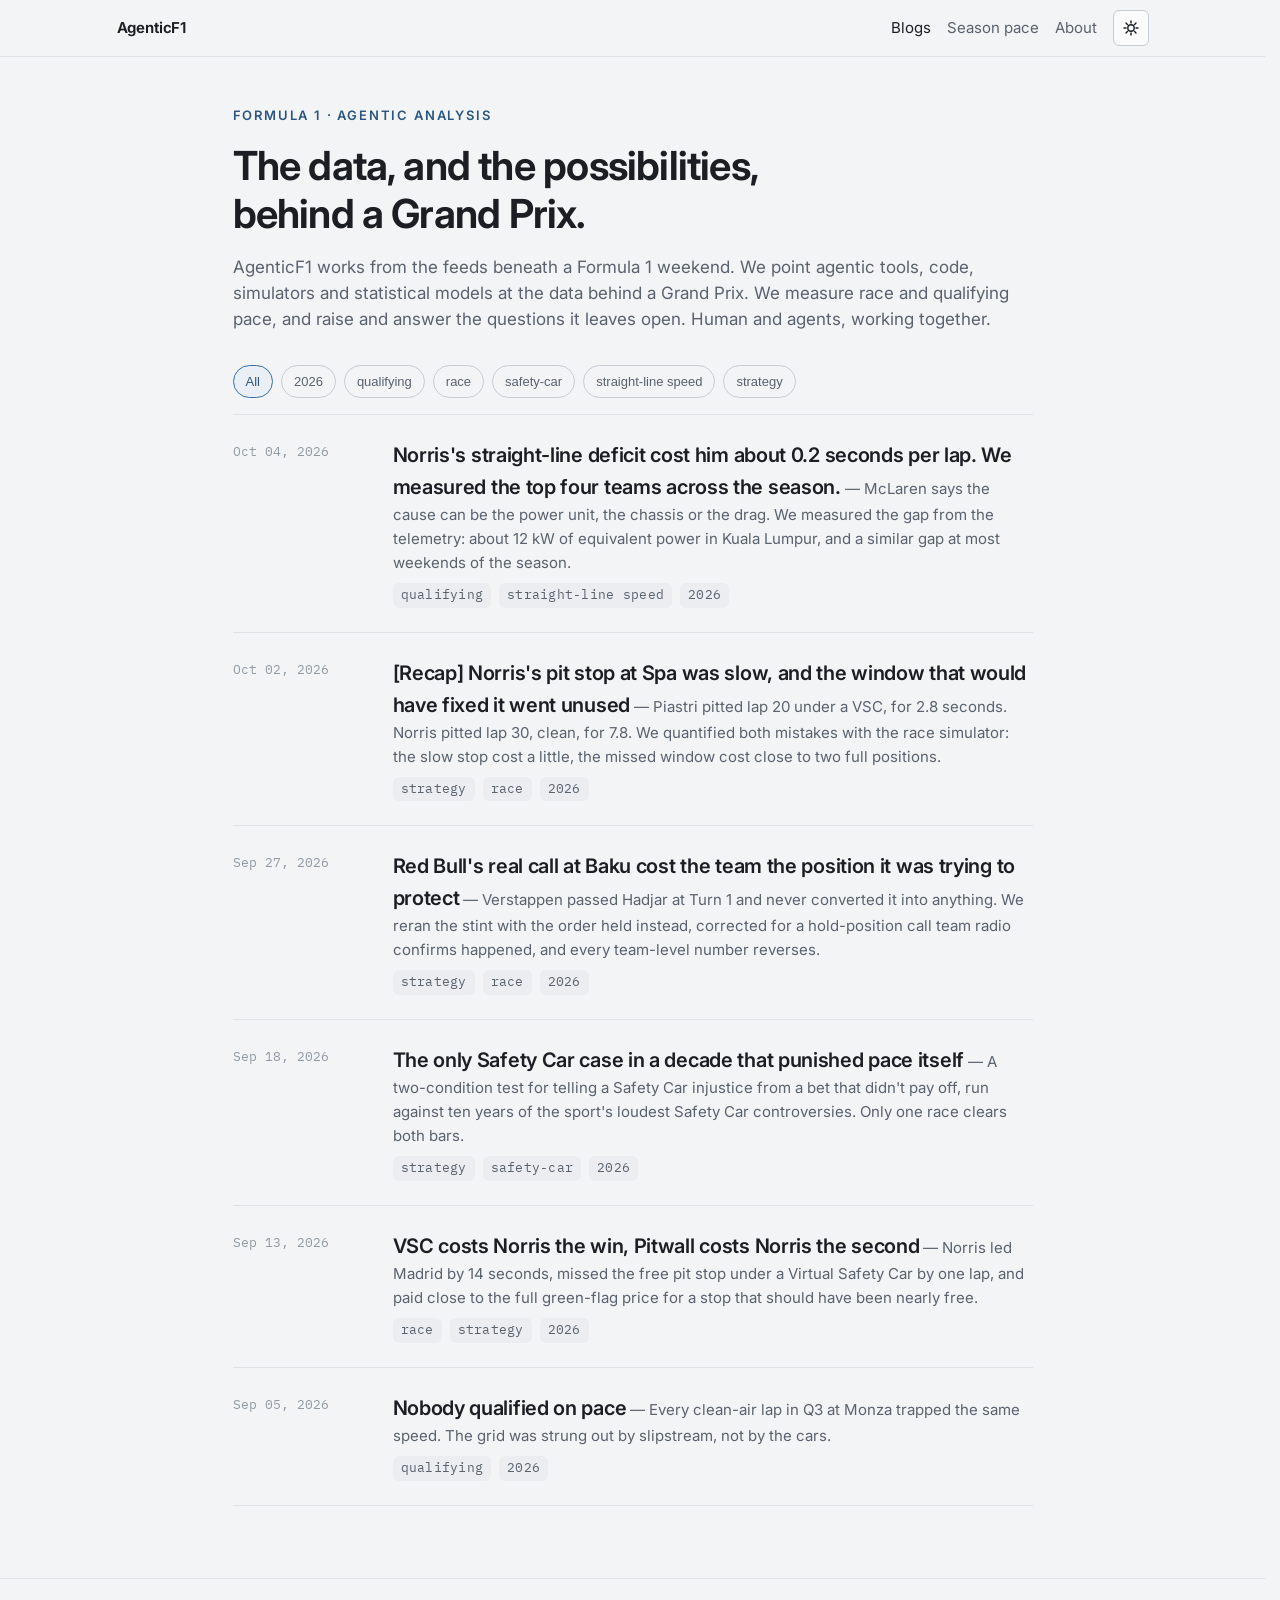
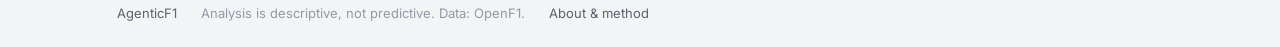
<file: index.html>
<!doctype html>
<html lang="en">
<head>
<script src="assets/js/analytics.js"></script>
<meta charset="utf-8">
<meta name="viewport" content="width=device-width, initial-scale=1">
<title>AgenticF1</title>
<meta name="description" content="AgenticF1 points agentic tools, code, simulators and statistical models at the data behind a Formula 1 Grand Prix. We measure race and qualifying pace and answer the questions it leaves open.">

<!-- pre-paint theme: keep this inline so there is no flash on load -->
<script>
  try {
    var m = localStorage.getItem("theme");
    if (m === "light" || m === "dark") document.documentElement.setAttribute("data-theme", m);
  } catch (e) {}
</script>

<link rel="preconnect" href="https://fonts.googleapis.com">
<link rel="preconnect" href="https://fonts.gstatic.com" crossorigin>
<link rel="stylesheet" href="https://fonts.googleapis.com/css2?family=Inter:wght@400;500;600;650;700&family=IBM+Plex+Mono:wght@400;500&display=swap">

<link rel="stylesheet" href="assets/css/tokens.css">
<link rel="stylesheet" href="assets/css/base.css">
<link rel="stylesheet" href="assets/css/layout.css">
<link rel="stylesheet" href="assets/css/components.css">

<script src="assets/js/theme.js" defer></script>
<script src="assets/js/nav.js" defer></script>
<script src="assets/js/posts.js" defer></script>
</head>
<body>
<div class="page">

  <header class="site-header">
    <div class="container site-header__inner">
      <a class="site-title" href="index.html">AgenticF1</a>
      <button class="nav-toggle" data-nav-toggle aria-expanded="false" aria-controls="site-nav">Menu</button>
      <nav class="site-nav" id="site-nav" aria-label="Primary">
        <a href="index.html">Blogs</a>
        <a href="season-pace.html">Season pace</a>
        <a href="about.html">About</a>
        <button class="btn theme-toggle" data-theme-toggle type="button" aria-label="Change theme">
          <svg viewBox="0 0 16 16" aria-hidden="true" fill="none" stroke="currentColor" stroke-width="1.4">
            <circle cx="8" cy="8" r="3.2"/>
            <path d="M8 1v2M8 13v2M1 8h2M13 8h2M3 3l1.4 1.4M11.6 11.6L13 13M13 3l-1.4 1.4M4.4 11.6L3 13" stroke-linecap="round"/>
          </svg>
        </button>
      </nav>
    </div>
  </header>

  <main class="site-main">
    <div class="container container--narrow flow-loose">

      <section class="measure flow">
        <p class="t-eyebrow">Formula 1 · Agentic Analysis</p>
        <h1 class="t-h1">The data, and the possibilities, behind a Grand Prix.</h1>
        <p class="t-deck">
          AgenticF1 works from the feeds beneath a Formula 1 weekend. We point agentic tools,
          code, simulators and statistical models at the data behind a Grand Prix. We measure
          race and qualifying pace, and raise and answer the questions it leaves open. Human
          and agents, working together.
        </p>
      </section>

      <section class="flow">
        <div data-post-filter></div>
        <div data-posts data-posts-src="posts/posts.json" data-posts-limit="0">
          <p class="t-note">Loading posts…</p>
        </div>
      </section>

    </div>
  </main>

  <footer class="site-footer">
    <div class="container site-footer__inner">
      <span>AgenticF1</span>
      <span class="t-faint">Analysis is descriptive, not predictive. Data: OpenF1.</span>
      <a href="about.html">About &amp; method</a>
    </div>
  </footer>

</div>
</body>
</html>
</file>
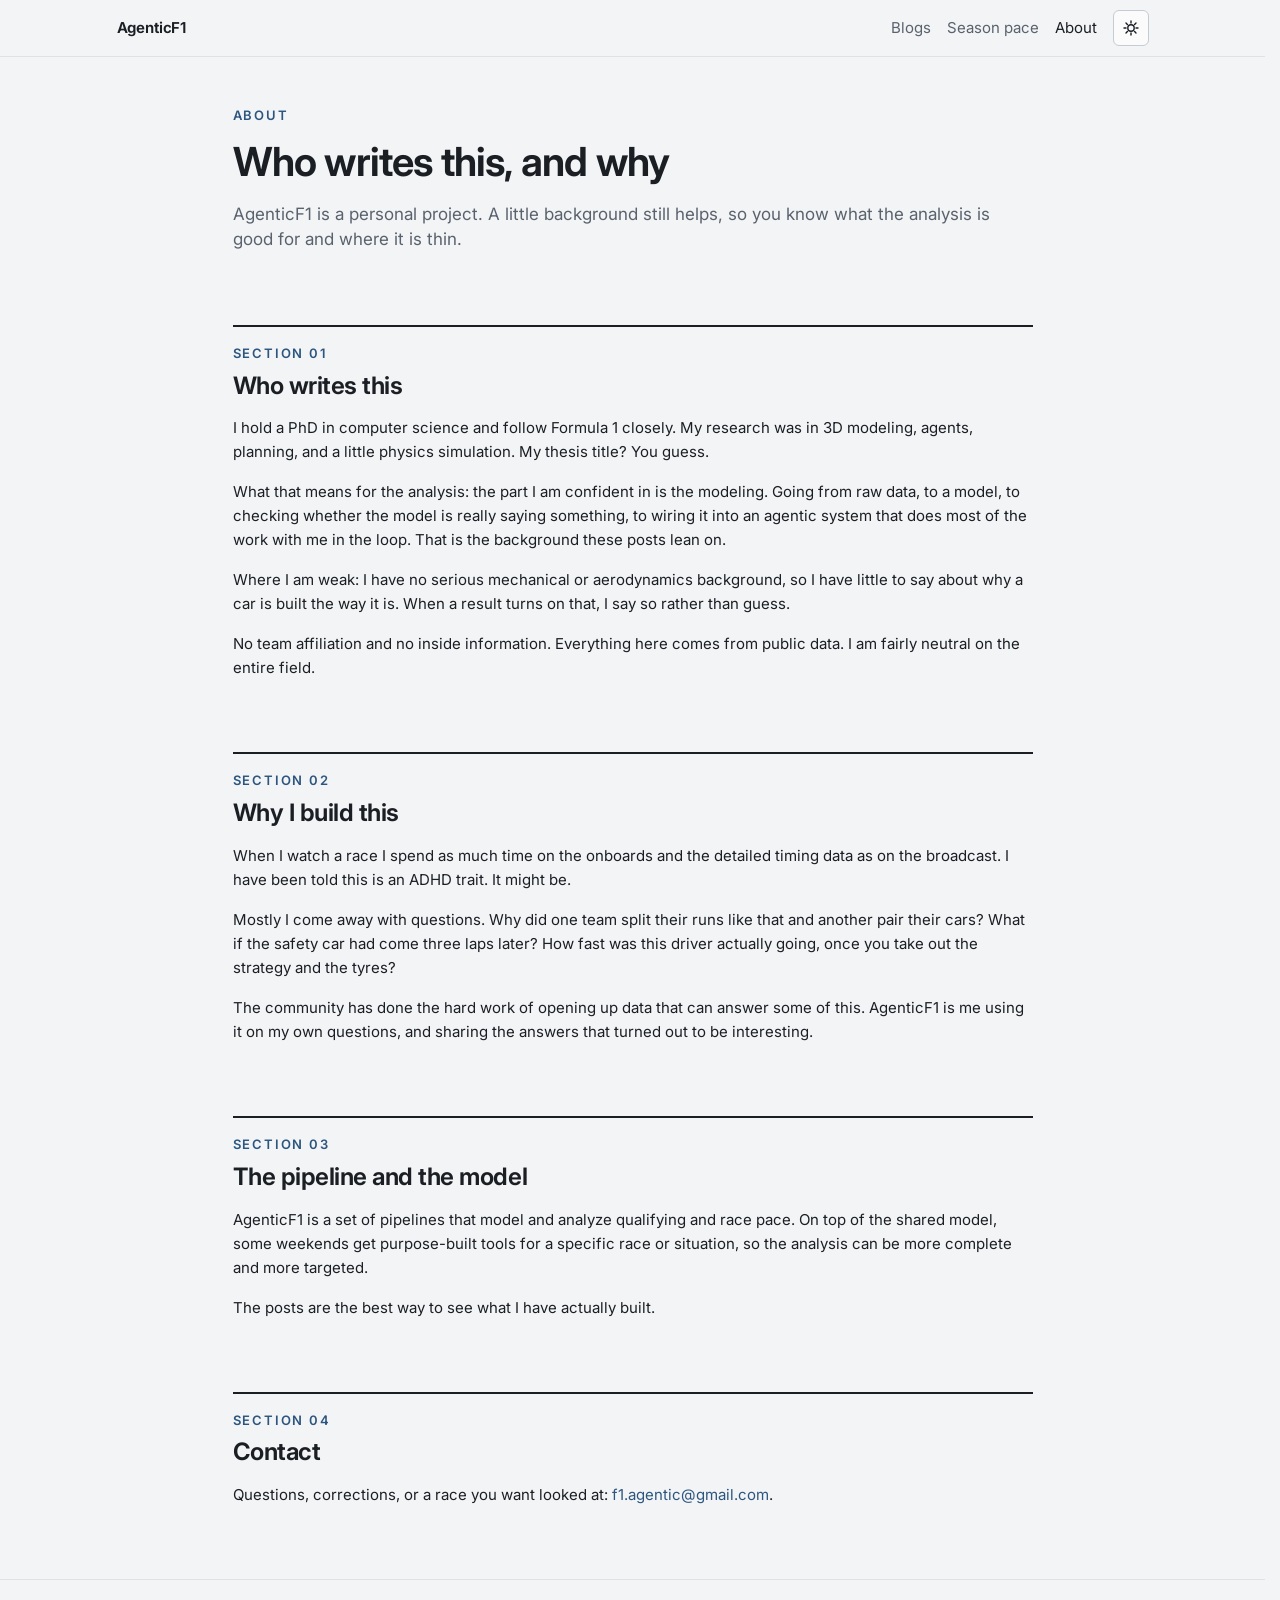
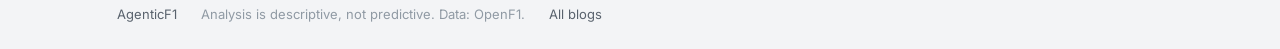
<file: about.html>
<!doctype html>
<html lang="en">
<head>
<script src="assets/js/analytics.js"></script>
<meta charset="utf-8">
<meta name="viewport" content="width=device-width, initial-scale=1">
<title>About — AgenticF1</title>
<meta name="description" content="Who writes AgenticF1, why it exists, and roughly how the analysis pipeline is put together.">

<script>
  try {
    var m = localStorage.getItem("theme");
    if (m === "light" || m === "dark") document.documentElement.setAttribute("data-theme", m);
  } catch (e) {}
</script>

<link rel="preconnect" href="https://fonts.googleapis.com">
<link rel="preconnect" href="https://fonts.gstatic.com" crossorigin>
<link rel="stylesheet" href="https://fonts.googleapis.com/css2?family=Inter:wght@400;500;600;650;700&family=IBM+Plex+Mono:wght@400;500&display=swap">

<link rel="stylesheet" href="assets/css/tokens.css">
<link rel="stylesheet" href="assets/css/base.css">
<link rel="stylesheet" href="assets/css/layout.css">
<link rel="stylesheet" href="assets/css/components.css">
<link rel="stylesheet" href="assets/css/blog.css">

<script src="assets/js/theme.js" defer></script>
<script src="assets/js/nav.js" defer></script>
</head>
<body>
<div class="page">

  <header class="site-header">
    <div class="container site-header__inner">
      <a class="site-title" href="index.html">AgenticF1</a>
      <button class="nav-toggle" data-nav-toggle aria-expanded="false" aria-controls="site-nav">Menu</button>
      <nav class="site-nav" id="site-nav" aria-label="Primary">
        <a href="index.html">Blogs</a>
        <a href="season-pace.html">Season pace</a>
        <a href="about.html">About</a>
        <button class="btn theme-toggle" data-theme-toggle type="button" aria-label="Change theme">
          <svg viewBox="0 0 16 16" aria-hidden="true" fill="none" stroke="currentColor" stroke-width="1.4">
            <circle cx="8" cy="8" r="3.2"/>
            <path d="M8 1v2M8 13v2M1 8h2M13 8h2M3 3l1.4 1.4M11.6 11.6L13 13M13 3l-1.4 1.4M4.4 11.6L3 13" stroke-linecap="round"/>
          </svg>
        </button>
      </nav>
    </div>
  </header>

  <main class="site-main">
    <div class="container container--narrow">
      <article class="article flow">

        <header class="article__header">
          <p class="t-eyebrow">About</p>
          <h1 class="t-h1 article__title">Who writes this, and why</h1>
          <p class="article__dek">
            AgenticF1 is a personal project. A little background still helps, so you know
            what the analysis is good for and where it is thin.
          </p>
        </header>

        <section>
          <div class="section-head" id="who">
            <p class="t-eyebrow">Section 01</p>
            <h2 class="t-h2">Who writes this</h2>
          </div>
          <p>
            I hold a PhD in computer science and follow Formula 1 closely. My research was in
            3D modeling, agents, planning, and a little physics simulation. My thesis title?
            You guess.
          </p>
          <p>
            What that means for the analysis: the part I am confident in is the modeling. Going
            from raw data, to a model, to checking whether the model is really saying
            something, to wiring it into an agentic system that does most of the work with me
            in the loop. That is the background these posts lean on.
          </p>
          <p>
            Where I am weak: I have no serious mechanical or aerodynamics background, so I have
            little to say about why a car is built the way it is. When a result turns on that,
            I say so rather than guess.
          </p>
          <p>
            No team affiliation and no inside information. Everything here comes from public
            data. I am fairly neutral on the entire field.
          </p>
        </section>

        <section>
          <div class="section-head" id="why">
            <p class="t-eyebrow">Section 02</p>
            <h2 class="t-h2">Why I build this</h2>
          </div>
          <p>
            When I watch a race I spend as much time on the onboards and the detailed timing
            data as on the broadcast. I have been told this is an ADHD trait. It might be.
          </p>
          <p>
            Mostly I come away with questions. Why did one team split their runs like that and
            another pair their cars? What if the safety car had come three laps later? How
            fast was this driver actually going, once you take out the strategy and the
            tyres?
          </p>
          <p>
            The community has done the hard work of opening up data that can answer some of
            this. AgenticF1 is me using it on my own questions, and sharing the answers that
            turned out to be interesting.
          </p>
        </section>

        <section>
          <div class="section-head" id="pipeline">
            <p class="t-eyebrow">Section 03</p>
            <h2 class="t-h2">The pipeline and the model</h2>
          </div>
          <p>
            AgenticF1 is a set of pipelines that model and analyze qualifying and race pace.
            On top of the shared model, some weekends get purpose-built tools for a specific
            race or situation, so the analysis can be more complete and more targeted.
          </p>
          <p>
            The posts are the best way to see what I have actually built.
          </p>
        </section>

        <section>
          <div class="section-head" id="contact">
            <p class="t-eyebrow">Section 04</p>
            <h2 class="t-h2">Contact</h2>
          </div>
          <p>
            Questions, corrections, or a race you want looked at:
            <a class="email-link" data-user="f1.agentic" data-domain="gmail.com" href="#"
               rel="nofollow">f1.agentic&#32;[at]&#32;gmail&#32;[dot]&#32;com</a>.
          </p>
        </section>

      </article>
    </div>
  </main>

  <footer class="site-footer">
    <div class="container site-footer__inner">
      <span>AgenticF1</span>
      <span class="t-faint">Analysis is descriptive, not predictive. Data: OpenF1.</span>
      <a href="index.html">All blogs</a>
    </div>
  </footer>

</div>

<script>
  // assemble the mailto link on load so the raw address is not in the HTML source
  document.querySelectorAll("a.email-link").forEach(function (a) {
    var addr = a.dataset.user + "@" + a.dataset.domain;
    a.href = "mailto:" + addr;
    a.textContent = addr;
  });
</script>
</body>
</html>
</file>
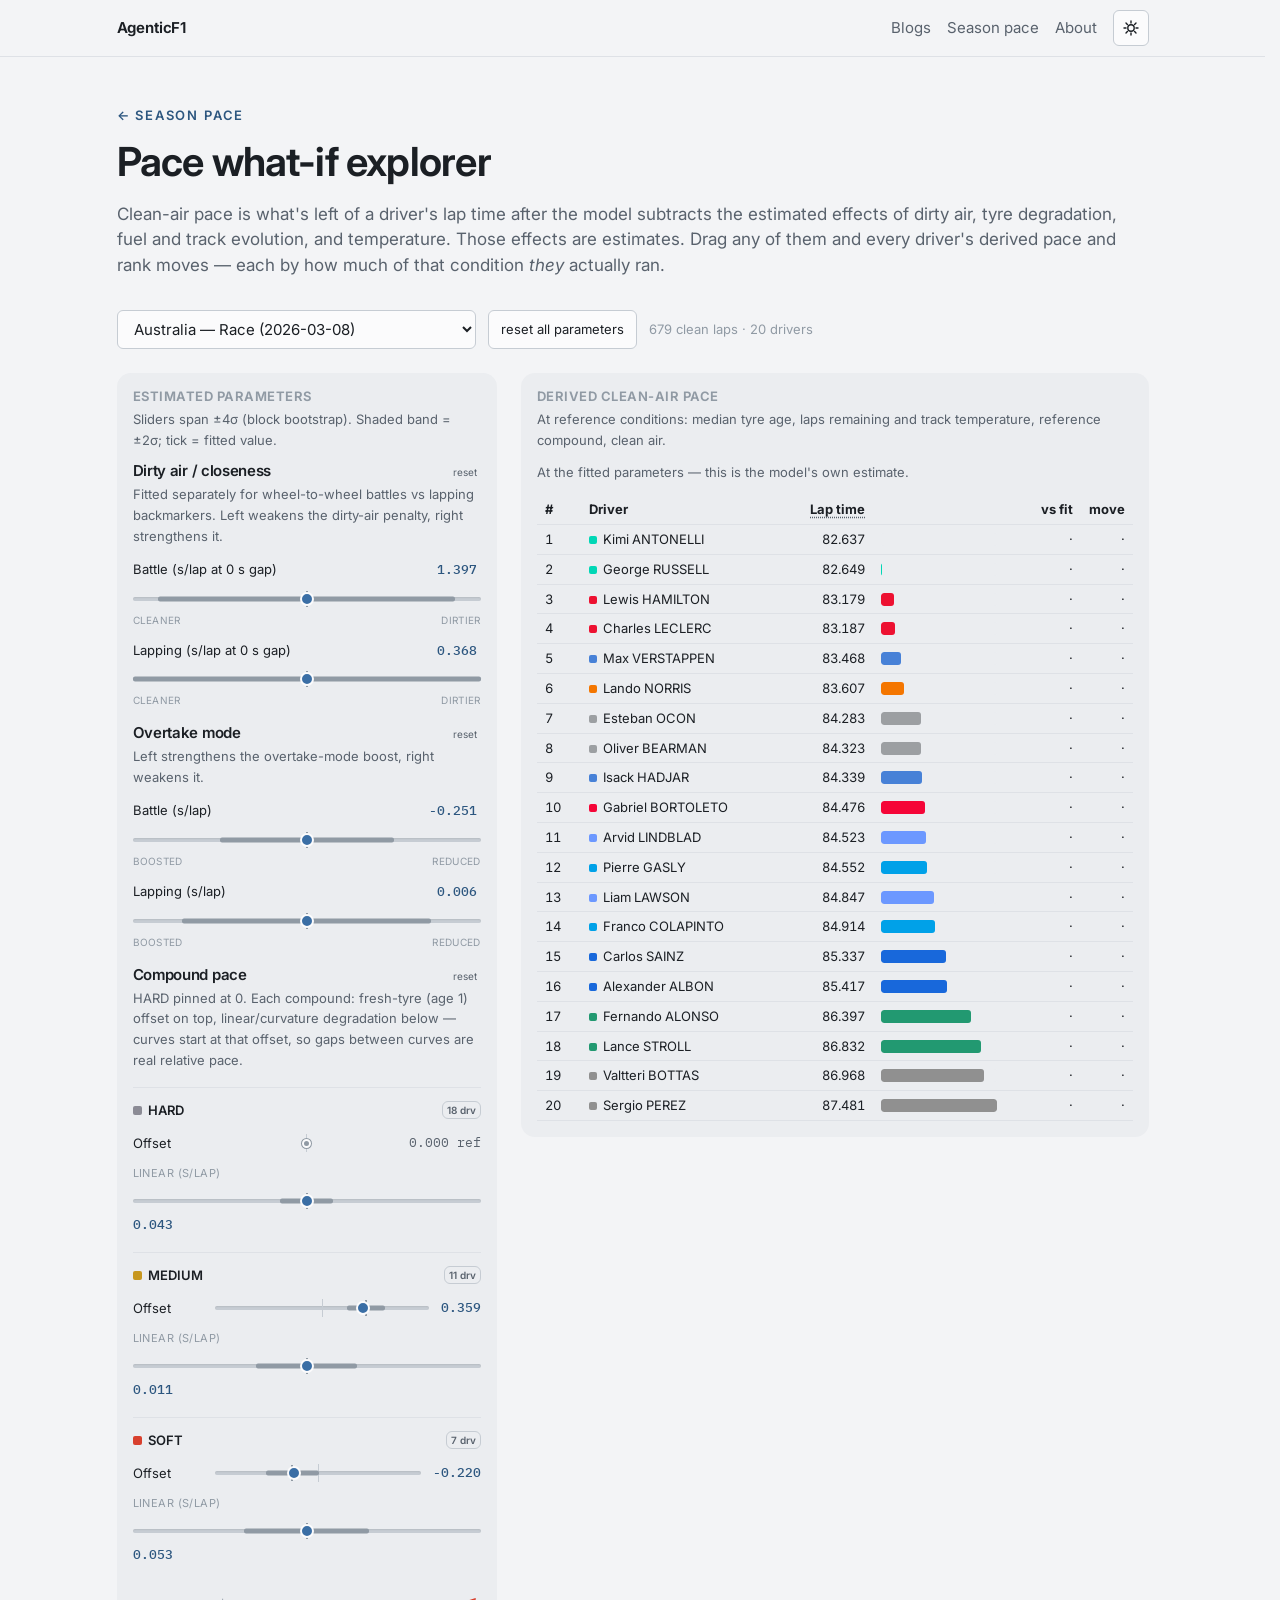
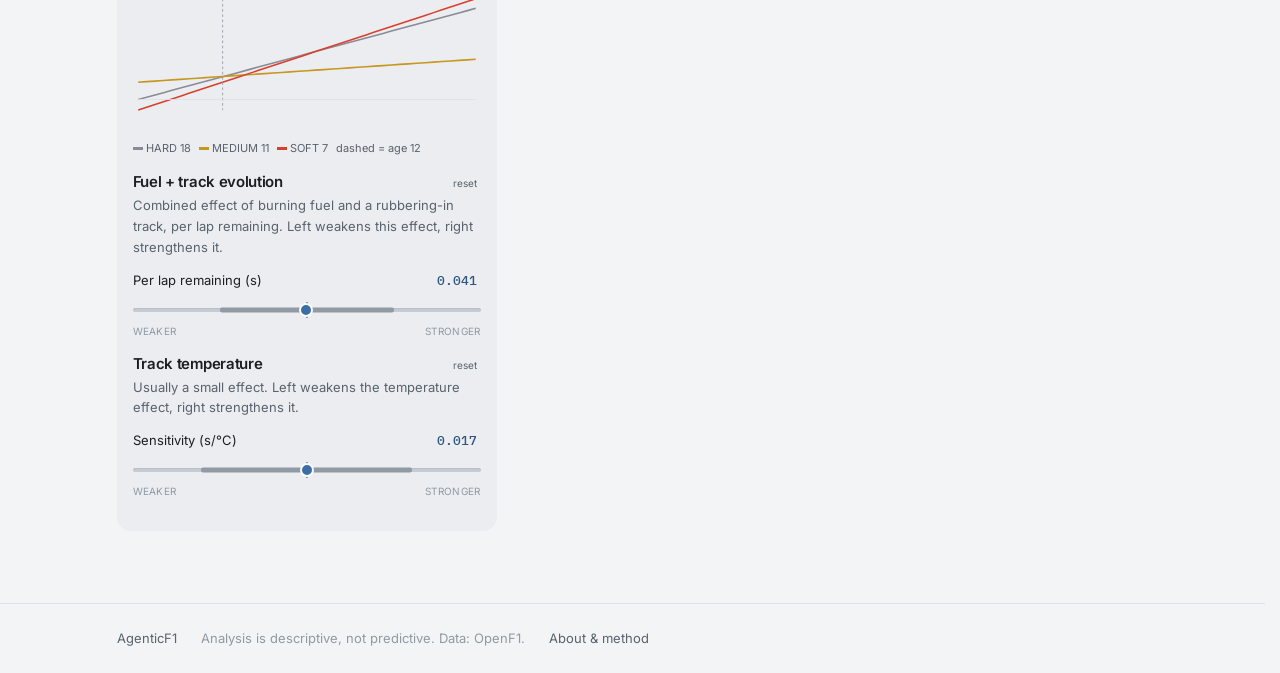
<file: pace-whatif.html>
<!doctype html>
<html lang="en">
<head>
<script src="assets/js/analytics.js"></script>
<meta charset="utf-8">
<meta name="viewport" content="width=device-width, initial-scale=1">
<title>Pace what-if explorer — AgenticF1</title>
<meta name="description" content="Drag each estimated nuisance coefficient — dirty air, degradation, fuel, track temperature — and watch every 2026 driver's derived clean-air pace and rank move.">

<script>
  try {
    var m = localStorage.getItem("theme");
    if (m === "light" || m === "dark") document.documentElement.setAttribute("data-theme", m);
  } catch (e) {}
</script>

<link rel="preconnect" href="https://fonts.googleapis.com">
<link rel="preconnect" href="https://fonts.gstatic.com" crossorigin>
<link rel="stylesheet" href="https://fonts.googleapis.com/css2?family=Inter:wght@400;500;600;650;700&family=IBM+Plex+Mono:wght@400;500&display=swap">

<link rel="stylesheet" href="assets/css/tokens.css">
<link rel="stylesheet" href="assets/css/base.css">
<link rel="stylesheet" href="assets/css/layout.css">
<link rel="stylesheet" href="assets/css/components.css">
<link rel="stylesheet" href="assets/css/blog.css">
<link rel="stylesheet" href="assets/css/whatif.css">

<script src="assets/js/theme.js" defer></script>
<script src="assets/js/nav.js" defer></script>
<script src="assets/js/pace-whatif.js" defer></script>
</head>
<body>
<div class="page">

  <header class="site-header">
    <div class="container site-header__inner">
      <a class="site-title" href="index.html">AgenticF1</a>
      <button class="nav-toggle" data-nav-toggle aria-expanded="false" aria-controls="site-nav">Menu</button>
      <nav class="site-nav" id="site-nav" aria-label="Primary">
        <a href="index.html">Blogs</a>
        <a href="season-pace.html">Season pace</a>
        <a href="about.html">About</a>
        <button class="btn theme-toggle" data-theme-toggle type="button" aria-label="Change theme">
          <svg viewBox="0 0 16 16" aria-hidden="true" fill="none" stroke="currentColor" stroke-width="1.4">
            <circle cx="8" cy="8" r="3.2"/>
            <path d="M8 1v2M8 13v2M1 8h2M13 8h2M3 3l1.4 1.4M11.6 11.6L13 13M13 3l-1.4 1.4M4.4 11.6L3 13" stroke-linecap="round"/>
          </svg>
        </button>
      </nav>
    </div>
  </header>

  <main class="site-main">
    <div class="container">
      <div class="whatif">

        <header class="article__header">
          <p class="t-eyebrow"><a href="season-pace.html">&larr; Season pace</a></p>
          <h1 class="t-h1 article__title">Pace what-if explorer</h1>
          <p class="article__dek">
            Clean-air pace is what's left of a driver's lap time after the model subtracts
            the estimated effects of dirty air, tyre degradation, fuel and track evolution,
            and temperature. Those effects are estimates. Drag any of them and every driver's
            derived pace and rank moves — each by how much of that condition <em>they</em>
            actually ran.
          </p>
        </header>

        <div class="whatif__toolbar">
          <select id="wi-race" aria-label="Race"></select>
          <button class="btn" id="wi-reset" type="button">reset all parameters</button>
          <span class="whatif__meta" id="wi-meta"></span>
        </div>

        <div class="whatif__layout">
          <div class="whatif__panel">
            <h2>Estimated parameters</h2>
            <p class="whatif__hint">Sliders span ±4σ (block bootstrap). Shaded band = ±2σ; tick = fitted value.</p>
            <div id="wi-sections"></div>
          </div>

          <div class="whatif__panel whatif__panel--results">
            <h2>Derived clean-air pace</h2>
            <p class="whatif__hint">At reference conditions: median tyre age, laps remaining and track
              temperature, reference compound, clean air.</p>
            <div class="movers" id="wi-movers"></div>
            <table id="wi-tbl">
              <thead><tr>
                <th>#</th><th>Driver</th><th id="wi-col-toggle" role="button" tabindex="0" title="Click to switch between lap time and gap to leader"></th><th class="barcell"></th><th>vs fit</th><th>move</th>
              </tr></thead>
              <tbody></tbody>
            </table>
          </div>
        </div>

      </div>
    </div>
  </main>

  <footer class="site-footer">
    <div class="container site-footer__inner">
      <span>AgenticF1</span>
      <span class="t-faint">Analysis is descriptive, not predictive. Data: OpenF1.</span>
      <a href="about.html">About &amp; method</a>
    </div>
  </footer>

</div>
</body>
</html>
</file>
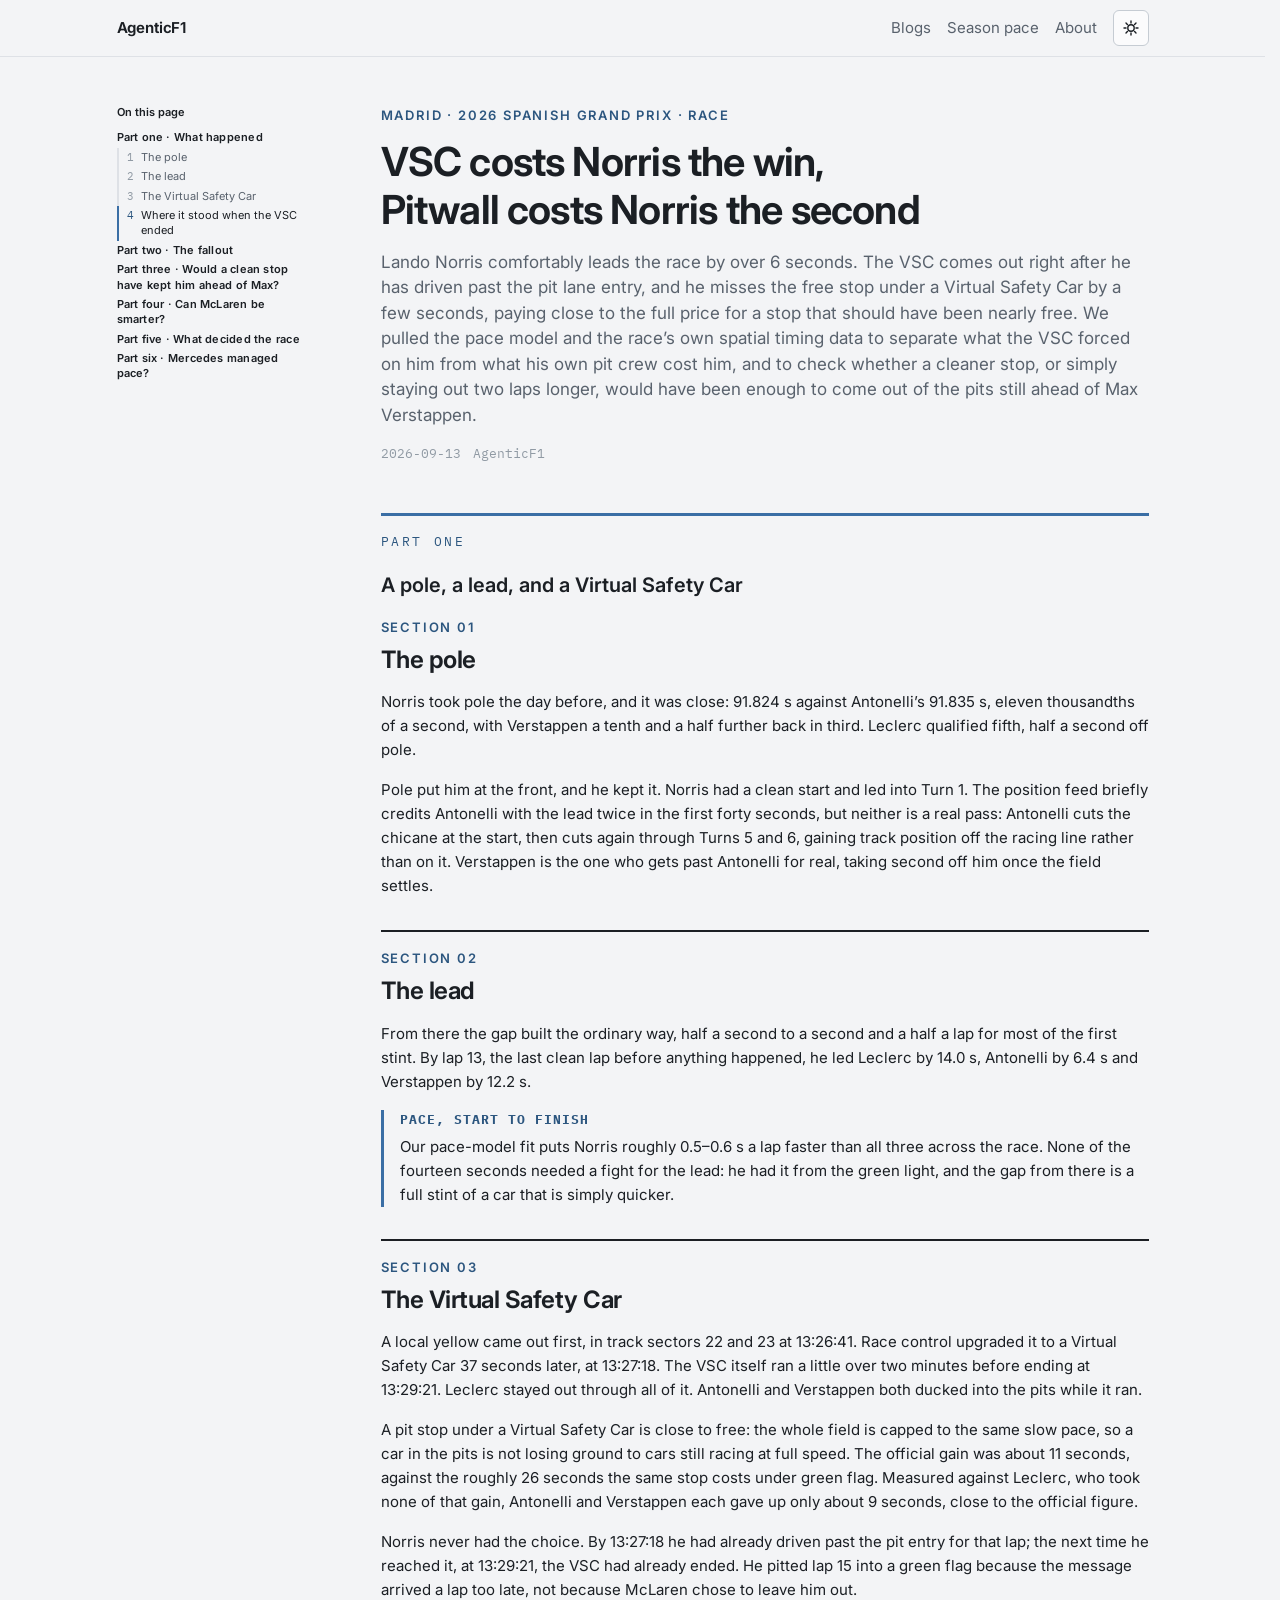
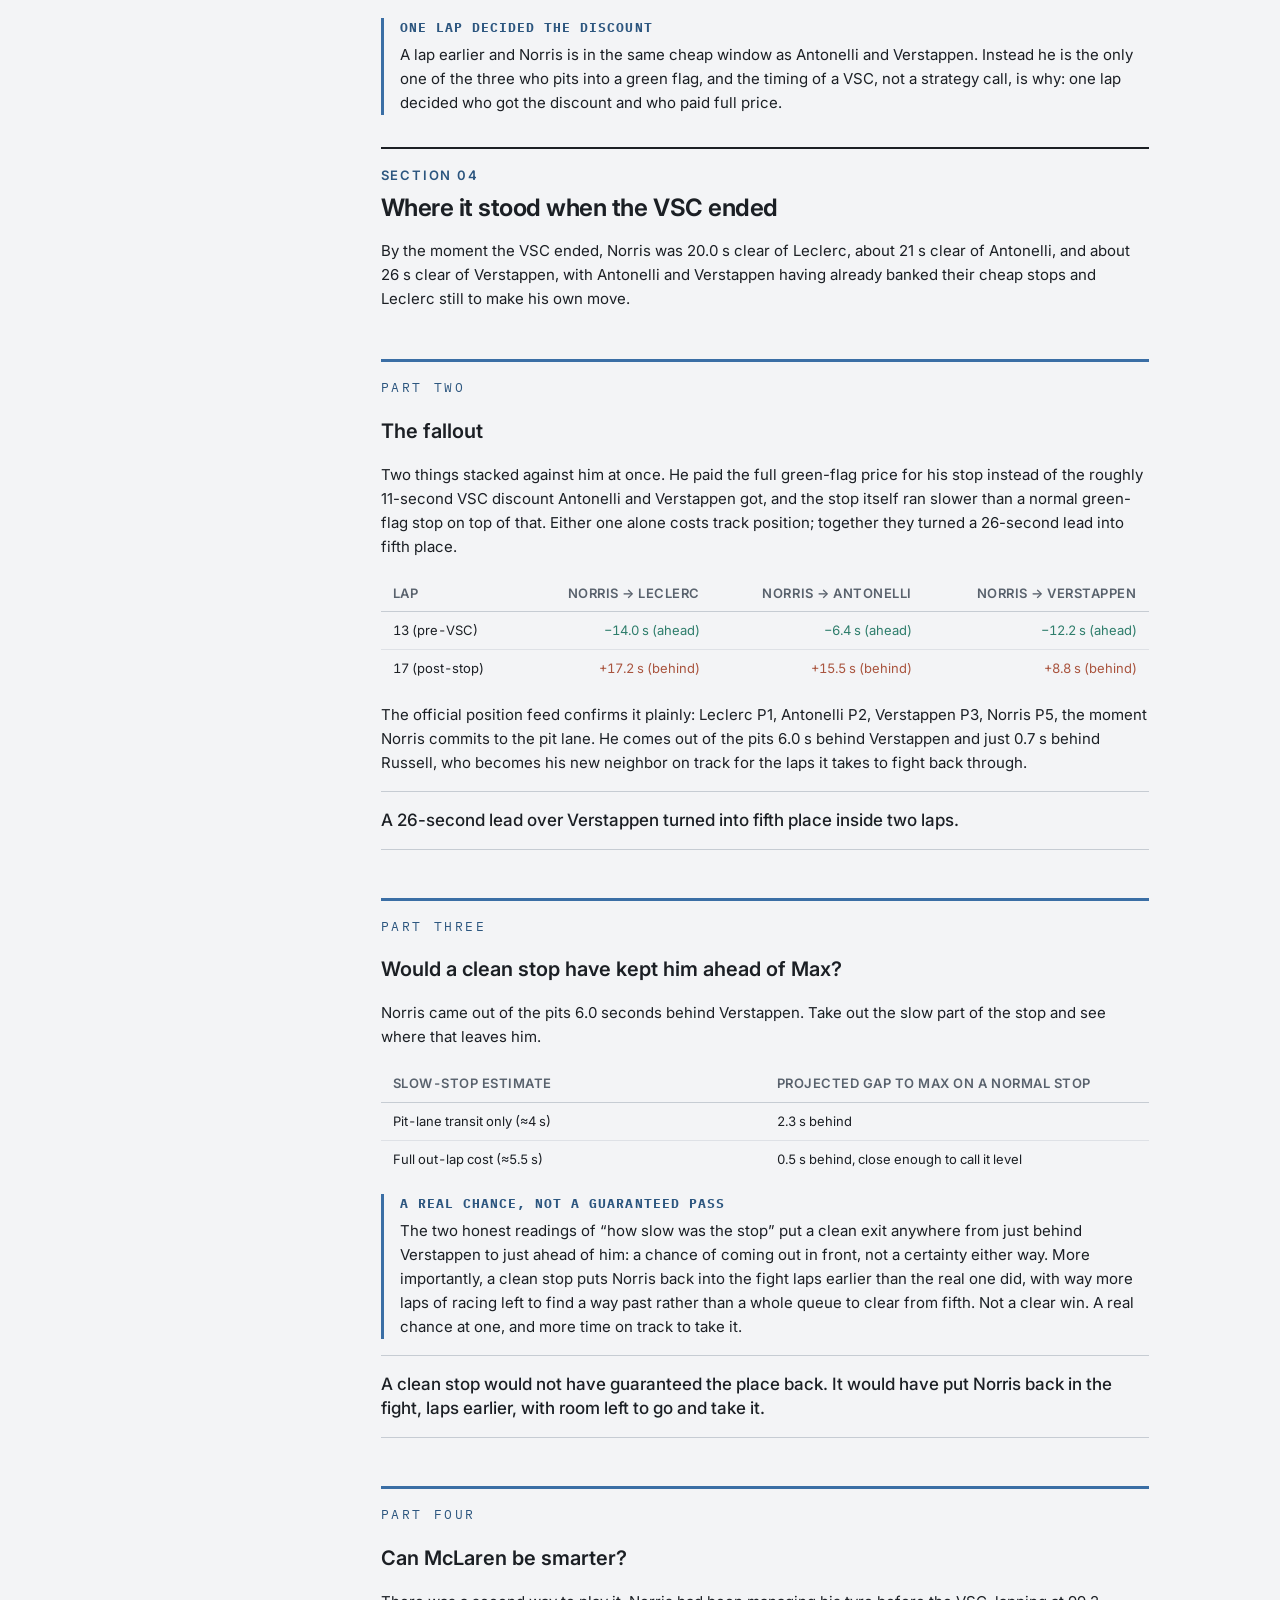
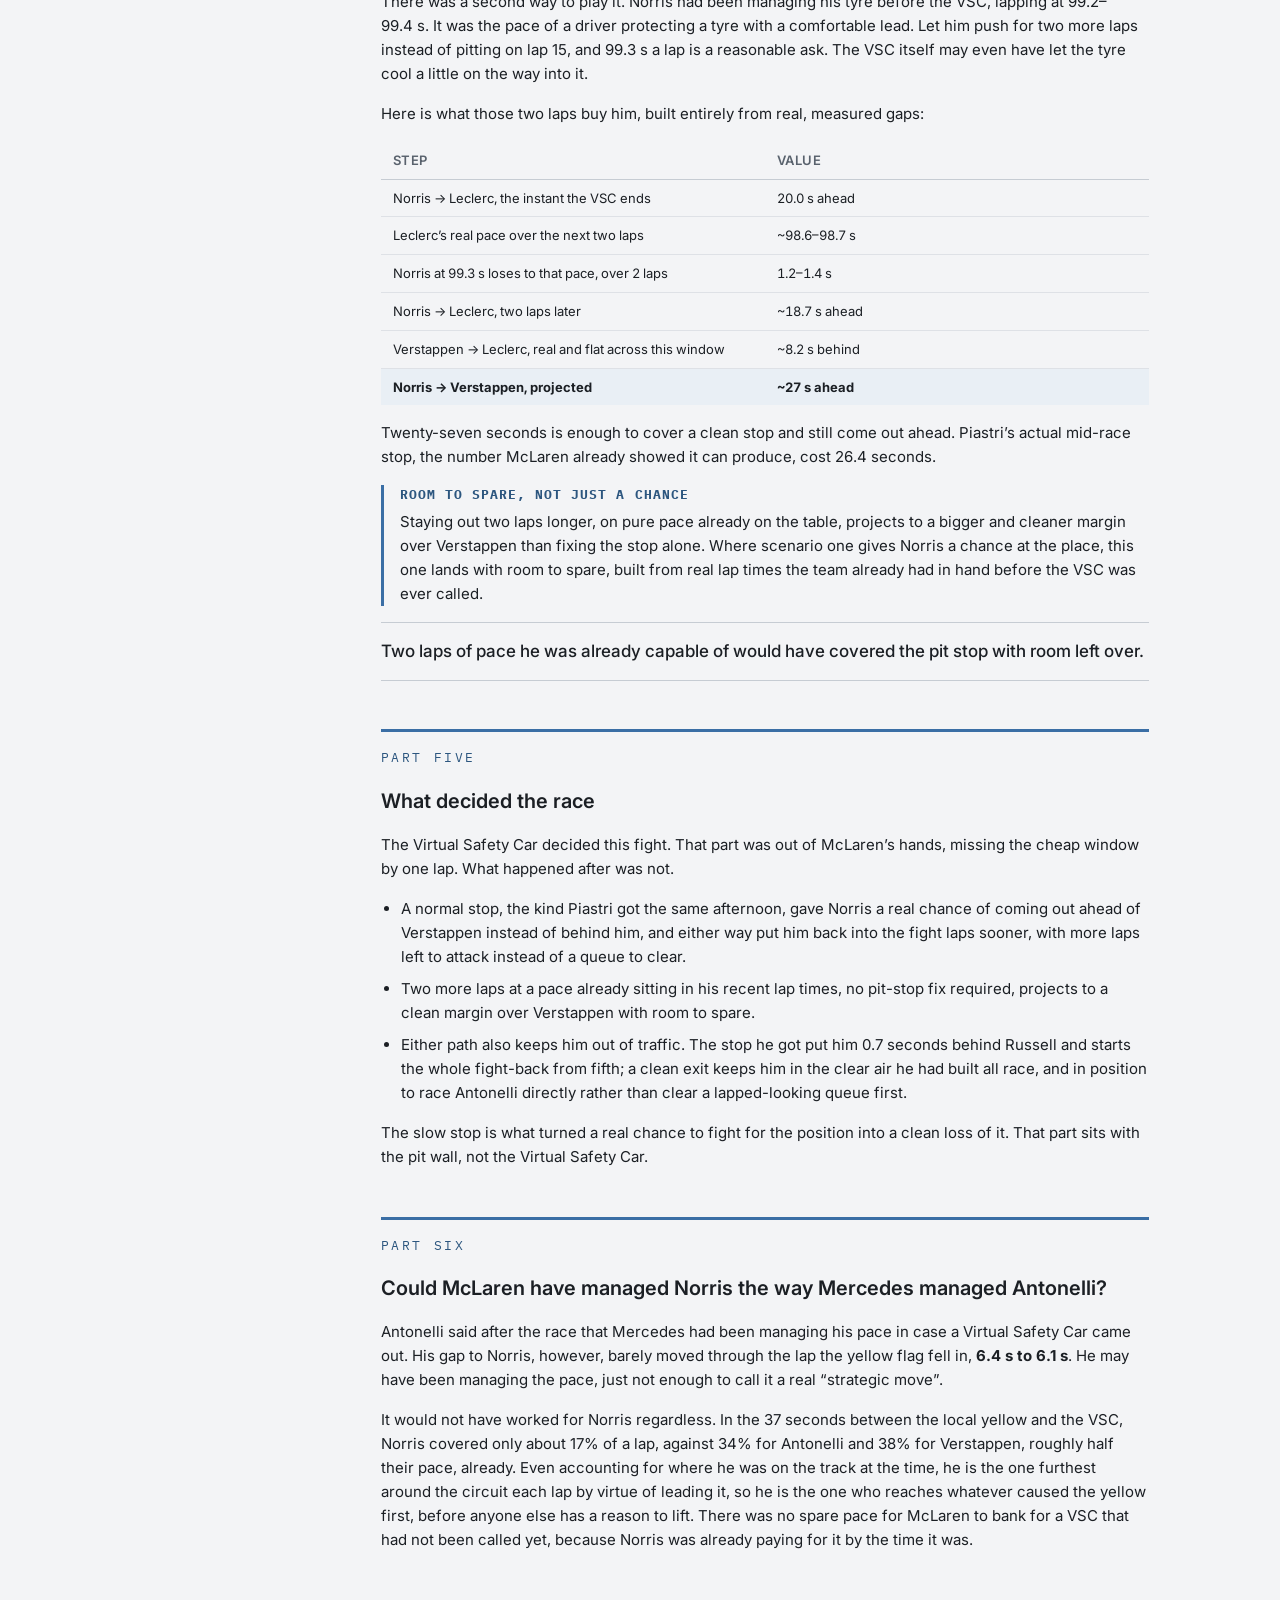
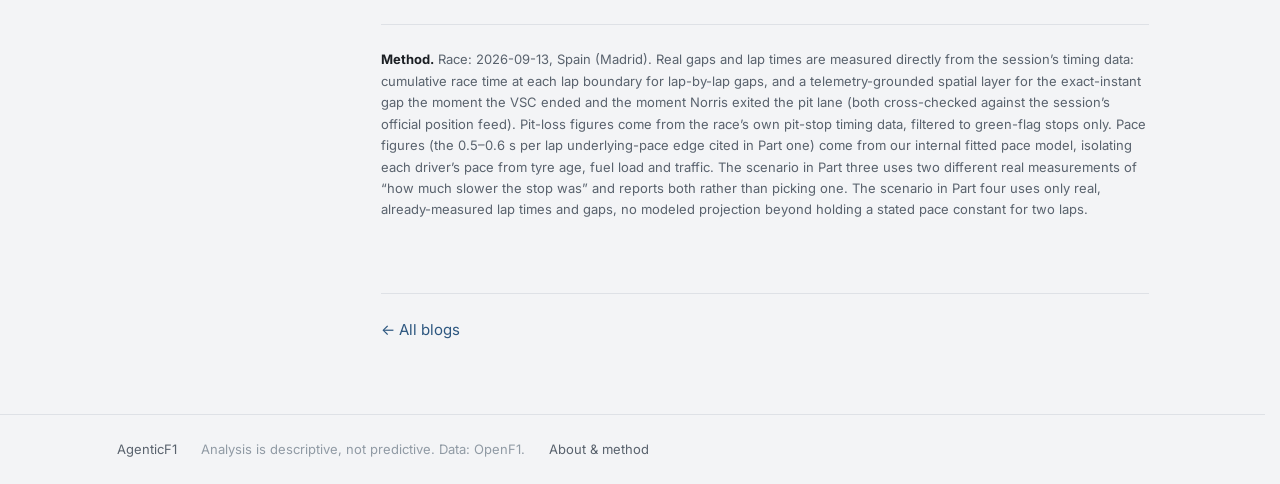
<file: blog/2026-09-13-vsc-wins-pitwall-costs-second.html>
<!doctype html>
<html lang="en">
<head>
<script src="../assets/js/analytics.js"></script>
<meta charset="utf-8">
<meta name="viewport" content="width=device-width, initial-scale=1">
<title>VSC Costs Norris The Win, Pitwall Costs Him Second &mdash; AgenticF1</title>
<meta name="description" content="Norris led Madrid by 14 seconds, missed the free pit stop under a Virtual Safety Car by one lap, and paid close to the full green-flag price for a stop that should have been nearly free.">

<script>
  try {
    var m = localStorage.getItem("theme");
    if (m === "light" || m === "dark") document.documentElement.setAttribute("data-theme", m);
  } catch (e) {}
</script>

<link rel="preconnect" href="https://fonts.googleapis.com">
<link rel="preconnect" href="https://fonts.gstatic.com" crossorigin>
<link rel="stylesheet" href="https://fonts.googleapis.com/css2?family=Inter:wght@400;500;600;650;700&family=IBM+Plex+Mono:wght@400;500&display=swap">

<link rel="stylesheet" href="../assets/css/tokens.css">
<link rel="stylesheet" href="../assets/css/base.css">
<link rel="stylesheet" href="../assets/css/layout.css">
<link rel="stylesheet" href="../assets/css/components.css">
<link rel="stylesheet" href="../assets/css/blog.css">

<script src="../assets/js/theme.js" defer></script>
<script src="../assets/js/nav.js" defer></script>
<script src="../assets/js/toc.js" defer></script>
</head>
<body>
<div class="page">

  <header class="site-header">
    <div class="container site-header__inner">
      <a class="site-title" href="../index.html">AgenticF1</a>
      <button class="nav-toggle" data-nav-toggle aria-expanded="false" aria-controls="site-nav">Menu</button>
      <nav class="site-nav" id="site-nav" aria-label="Primary">
        <a href="../index.html">Blogs</a>
        <a href="../season-pace.html">Season pace</a>
        <a href="../about.html">About</a>
        <button class="btn theme-toggle" data-theme-toggle type="button" aria-label="Change theme">
          <svg viewBox="0 0 16 16" aria-hidden="true" fill="none" stroke="currentColor" stroke-width="1.4">
            <circle cx="8" cy="8" r="3.2"/>
            <path d="M8 1v2M8 13v2M1 8h2M13 8h2M3 3l1.4 1.4M11.6 11.6L13 13M13 3l-1.4 1.4M4.4 11.6L3 13" stroke-linecap="round"/>
          </svg>
        </button>
      </nav>
    </div>
  </header>

  <main class="site-main">
    <div class="container">
      <div class="with-rail">

        <aside class="with-rail__rail">
          <nav class="toc" data-toc data-toc-source=".article" data-toc-title="On this page"></nav>
        </aside>

        <article class="article center">

<header class="article__header">
  <p class="t-eyebrow">Madrid &middot; 2026 Spanish Grand Prix &middot; Race</p>
  <h1 class="t-h1 article__title">VSC costs Norris the win, Pitwall costs Norris the second</h1>
  <p class="article__dek">Lando Norris comfortably leads the race by over 6&nbsp;seconds. The VSC
  comes out right after he has driven past the pit lane entry, and he misses the free stop under
  a Virtual Safety Car by a few seconds, paying close to the full price for a stop that should
  have been nearly free. We pulled the pace model and the race&rsquo;s own spatial timing data to
  separate what the VSC forced on him from what his own pit crew cost him, and to check whether a
  cleaner stop, or simply staying out two laps longer, would have been enough to come out of the
  pits still ahead of Max Verstappen.</p>
  <p class="article__byline"><span>2026-09-13</span><span>AgenticF1</span></p>
</header>

<div class="part" id="p1" data-toc-label="Part one &middot; What happened">
  <p class="part__k">Part one</p>
  <p class="part__d">A pole, a lead, and a Virtual Safety Car</p>
</div>

<div class="section-head" id="s1" data-toc-label="The pole">
  <p class="t-eyebrow">Section 01</p>
  <h2 class="t-h2">The pole</h2>
</div>
<p>Norris took pole the day before, and it was close: 91.824&nbsp;s against Antonelli&rsquo;s
91.835&nbsp;s, eleven thousandths of a second, with Verstappen a tenth and a half further back
in third. Leclerc qualified fifth, half a second off pole.</p>
<p>Pole put him at the front, and he kept it. Norris had a clean start and led into Turn&nbsp;1.
The position feed briefly credits Antonelli with the lead twice in the first forty seconds, but
neither is a real pass: Antonelli cuts the chicane at the start, then cuts again through
Turns&nbsp;5 and 6, gaining track position off the racing line rather than on it. Verstappen is
the one who gets past Antonelli for real, taking second off him once the field settles.</p>

<div class="section-head" id="s2" data-toc-label="The lead">
  <p class="t-eyebrow">Section 02</p>
  <h2 class="t-h2">The lead</h2>
</div>
<p>From there the gap built the ordinary way, half a second to a second and a half a lap for
most of the first stint. By lap&nbsp;13, the last clean lap before anything happened, he led
Leclerc by 14.0&nbsp;s, Antonelli by 6.4&nbsp;s and Verstappen by 12.2&nbsp;s.</p>
<div class="finding">
  <b>Pace, start to finish</b>
  <p>Our pace-model fit puts Norris roughly 0.5&ndash;0.6&nbsp;s a lap faster than all three
  across the race. None of the fourteen seconds needed a fight for the lead: he had it from the
  green light, and the gap from there is a full stint of a car that is simply quicker.</p>
</div>

<div class="section-head" id="s3" data-toc-label="The Virtual Safety Car">
  <p class="t-eyebrow">Section 03</p>
  <h2 class="t-h2">The Virtual Safety Car</h2>
</div>
<p>A local yellow came out first, in track sectors 22 and 23 at 13:26:41. Race control upgraded
it to a Virtual Safety Car 37&nbsp;seconds later, at 13:27:18. The VSC itself ran a little over
two minutes before ending at 13:29:21. Leclerc stayed out through all of it. Antonelli and
Verstappen both ducked into the pits while it ran.</p>
<p>A pit stop under a Virtual Safety Car is close to free: the whole field is capped to the same
slow pace, so a car in the pits is not losing ground to cars still racing at full speed. The
official gain was about 11&nbsp;seconds, against the roughly 26&nbsp;seconds the same stop costs
under green flag. Measured against Leclerc, who took none of that gain, Antonelli and Verstappen
each gave up only about 9&nbsp;seconds, close to the official figure.</p>
<p>Norris never had the choice. By 13:27:18 he had already driven past the pit entry for that
lap; the next time he reached it, at 13:29:21, the VSC had already ended. He pitted lap&nbsp;15
into a green flag because the message arrived a lap too late, not because McLaren chose to leave
him out.</p>
<div class="finding">
  <b>One lap decided the discount</b>
  <p>A lap earlier and Norris is in the same cheap window as Antonelli and Verstappen. Instead
  he is the only one of the three who pits into a green flag, and the timing of a VSC, not a
  strategy call, is why: one lap decided who got the discount and who paid full price.</p>
</div>

<div class="section-head" id="s4" data-toc-label="Where it stood when the VSC ended">
  <p class="t-eyebrow">Section 04</p>
  <h2 class="t-h2">Where it stood when the VSC ended</h2>
</div>
<p>By the moment the VSC ended, Norris was 20.0&nbsp;s clear of Leclerc, about 21&nbsp;s clear
of Antonelli, and about 26&nbsp;s clear of Verstappen, with Antonelli and Verstappen having
already banked their cheap stops and Leclerc still to make his own move.</p>

<div class="part" id="p2" data-toc-label="Part two &middot; The fallout">
  <p class="part__k">Part two</p>
  <p class="part__d">The fallout</p>
</div>
<p>Two things stacked against him at once. He paid the full green-flag price for his stop
instead of the roughly 11-second VSC discount Antonelli and Verstappen got, and the stop itself
ran slower than a normal green-flag stop on top of that. Either one alone costs track position;
together they turned a 26-second lead into fifth place.</p>
<div class="table-scroll">
  <table class="table">
    <thead>
      <tr><th class="l">Lap</th><th>Norris &rarr; Leclerc</th><th>Norris &rarr; Antonelli</th><th>Norris &rarr; Verstappen</th></tr>
    </thead>
    <tbody>
      <tr><td class="l">13 (pre-VSC)</td><td class="is-pos">&minus;14.0&nbsp;s (ahead)</td><td class="is-pos">&minus;6.4&nbsp;s (ahead)</td><td class="is-pos">&minus;12.2&nbsp;s (ahead)</td></tr>
      <tr><td class="l">17 (post-stop)</td><td class="is-neg">+17.2&nbsp;s (behind)</td><td class="is-neg">+15.5&nbsp;s (behind)</td><td class="is-neg">+8.8&nbsp;s (behind)</td></tr>
    </tbody>
  </table>
</div>
<p>The official position feed confirms it plainly: Leclerc P1, Antonelli P2, Verstappen P3,
Norris P5, the moment Norris commits to the pit lane. He comes out of the pits 6.0&nbsp;s behind
Verstappen and just 0.7&nbsp;s behind Russell, who becomes his new neighbor on track for the
laps it takes to fight back through.</p>
<p class="pull">A 26-second lead over Verstappen turned into fifth place inside two laps.</p>

<div class="part" id="p3" data-toc-label="Part three &middot; Would a clean stop have kept him ahead of Max?">
  <p class="part__k">Part three</p>
  <p class="part__d">Would a clean stop have kept him ahead of Max?</p>
</div>
<p>Norris came out of the pits 6.0&nbsp;seconds behind Verstappen. Take out the slow part of the
stop and see where that leaves him.</p>
<div class="table-scroll">
  <table class="table fixed">
    <thead>
      <tr><th class="l">Slow-stop estimate</th><th class="l">Projected gap to Max on a normal stop</th></tr>
    </thead>
    <tbody>
      <tr><td class="l">Pit-lane transit only (&asymp;4&nbsp;s)</td><td class="l">2.3&nbsp;s behind</td></tr>
      <tr><td class="l">Full out-lap cost (&asymp;5.5&nbsp;s)</td><td class="l">0.5&nbsp;s behind, close enough to call it level</td></tr>
    </tbody>
  </table>
</div>
<div class="finding">
  <b>A real chance, not a guaranteed pass</b>
  <p>The two honest readings of &ldquo;how slow was the stop&rdquo; put a clean exit anywhere from
  just behind Verstappen to just ahead of him: a chance of coming out in front, not a certainty
  either way. More importantly, a clean stop puts Norris back into the fight laps earlier than
  the real one did, with way more laps of racing left to find a way past rather than a whole queue to clear
  from fifth. Not a clear win. A real chance at one, and more time on track to take it.</p>
</div>
<p class="pull">A clean stop would not have guaranteed the place back. It would have put Norris back in the fight, laps earlier, with room left to go and take it.</p>

<div class="part" id="p4" data-toc-label="Part four &middot; Can McLaren be smarter?">
  <p class="part__k">Part four</p>
  <p class="part__d">Can McLaren be smarter?</p>
</div>
<p>There was a second way to play it. Norris had been managing his tyre before the VSC, lapping
at 99.2&ndash;99.4&nbsp;s. It was the pace of a driver protecting a tyre with a comfortable lead.
Let him push for two more laps instead of pitting on lap&nbsp;15, and 99.3&nbsp;s a lap is a
reasonable ask. The VSC itself may even have let the tyre cool a little on the way into it.</p>
<p>Here is what those two laps buy him, built entirely from real, measured gaps:</p>
<div class="table-scroll">
  <table class="table fixed">
    <thead>
      <tr><th class="l">Step</th><th class="l">Value</th></tr>
    </thead>
    <tbody>
      <tr><td class="l">Norris &rarr; Leclerc, the instant the VSC ends</td><td class="l">20.0&nbsp;s ahead</td></tr>
      <tr><td class="l">Leclerc&rsquo;s real pace over the next two laps</td><td class="l">~98.6&ndash;98.7&nbsp;s</td></tr>
      <tr><td class="l">Norris at 99.3&nbsp;s loses to that pace, over 2 laps</td><td class="l">1.2&ndash;1.4&nbsp;s</td></tr>
      <tr><td class="l">Norris &rarr; Leclerc, two laps later</td><td class="l">~18.7&nbsp;s ahead</td></tr>
      <tr><td class="l">Verstappen &rarr; Leclerc, real and flat across this window</td><td class="l">~8.2&nbsp;s behind</td></tr>
      <tr class="em"><td class="l"><b>Norris &rarr; Verstappen, projected</b></td><td class="l"><b>~27&nbsp;s ahead</b></td></tr>
    </tbody>
  </table>
</div>
<p>Twenty-seven seconds is enough to cover a clean stop and still come out ahead. Piastri&rsquo;s
actual mid-race stop, the number McLaren already showed it can produce, cost 26.4&nbsp;seconds.</p>
<div class="finding">
  <b>Room to spare, not just a chance</b>
  <p>Staying out two laps longer, on pure pace already on the table, projects to a bigger and
  cleaner margin over Verstappen than fixing the stop alone. Where scenario one gives Norris a
  chance at the place, this one lands with room to spare, built from real lap times the team
  already had in hand before the VSC was ever called.</p>
</div>
<p class="pull">Two laps of pace he was already capable of would have covered the pit stop with room left over.</p>

<div class="part" id="p5" data-toc-label="Part five &middot; What decided the race">
  <p class="part__k">Part five</p>
  <p class="part__d">What decided the race</p>
</div>
<p>The Virtual Safety Car decided this fight. That part was out of McLaren&rsquo;s hands,
missing the cheap window by one lap. What happened after was not.</p>
<ul>
  <li>A normal stop, the kind Piastri got the same afternoon, gave Norris a real chance of
  coming out ahead of Verstappen instead of behind him, and either way put him back into the
  fight laps sooner, with more laps left to attack instead of a queue to clear.</li>
  <li>Two more laps at a pace already sitting in his recent lap times, no pit-stop fix required,
  projects to a clean margin over Verstappen with room to spare.</li>
  <li>Either path also keeps him out of traffic. The stop he got put him 0.7&nbsp;seconds behind
  Russell and starts the whole fight-back from fifth; a clean exit keeps him in the clear air he
  had built all race, and in position to race Antonelli directly rather than clear a
  lapped-looking queue first.</li>
</ul>
<p>The slow stop is what turned a real chance to fight for the position into a clean loss of
it. That part sits with the pit wall, not the Virtual Safety Car.</p>

<div class="part" id="p6" data-toc-label="Part six &middot; Mercedes managed pace?">
  <p class="part__k">Part six</p>
  <p class="part__d">Could McLaren have managed Norris the way Mercedes managed Antonelli?</p>
</div>
<p>Antonelli said after the race that Mercedes had been managing his pace in case a Virtual
Safety Car came out. His gap to Norris, however, barely moved through the lap the yellow flag
fell in, <b>6.4&nbsp;s to 6.1&nbsp;s</b>. He may have been managing the pace, just not enough to
call it a real &ldquo;strategic move&rdquo;.</p>
<p>It would not have worked for Norris regardless. In the 37&nbsp;seconds between the local
yellow and the VSC, Norris covered only about 17% of a lap, against 34% for Antonelli and 38%
for Verstappen, roughly half their pace, already. Even accounting for where he was on the track
at the time, he is the one furthest around the circuit each lap by virtue of leading it, so he
is the one who reaches whatever caused the yellow first, before anyone else has a reason to
lift. There was no spare pace for McLaren to bank for a VSC that had not been called yet,
because Norris was already paying for it by the time it was.</p>

<div class="method">
  <p><b>Method.</b> Race: 2026-09-13, Spain (Madrid). Real gaps and lap times are measured
  directly from the session&rsquo;s timing data: cumulative race time at each lap boundary for
  lap-by-lap gaps, and a telemetry-grounded spatial layer for the exact-instant gap the moment the
  VSC ended and the moment Norris exited the pit lane (both cross-checked against the
  session&rsquo;s official position feed). Pit-loss figures come from the race&rsquo;s own
  pit-stop timing data, filtered to green-flag stops only. Pace figures (the 0.5&ndash;0.6&nbsp;s
  per lap underlying-pace edge cited in Part&nbsp;one) come from our internal fitted pace model,
  isolating each driver&rsquo;s pace from tyre age, fuel load and traffic. The scenario in
  Part&nbsp;three uses two different real measurements of &ldquo;how much slower the stop
  was&rdquo; and reports both rather than picking one. The scenario in Part&nbsp;four uses only
  real, already-measured lap times and gaps, no modeled projection beyond holding a stated pace
  constant for two laps.</p>
</div>

<nav class="post-nav">
  <a href="../index.html">&larr; All blogs</a>
  <span></span>
</nav>

        </article>
      </div>
    </div>
  </main>

  <footer class="site-footer">
    <div class="container site-footer__inner">
      <span>AgenticF1</span>
      <span class="t-faint">Analysis is descriptive, not predictive. Data: OpenF1.</span>
      <a href="../about.html">About &amp; method</a>
    </div>
  </footer>

</div>
</body>
</html>
</file>
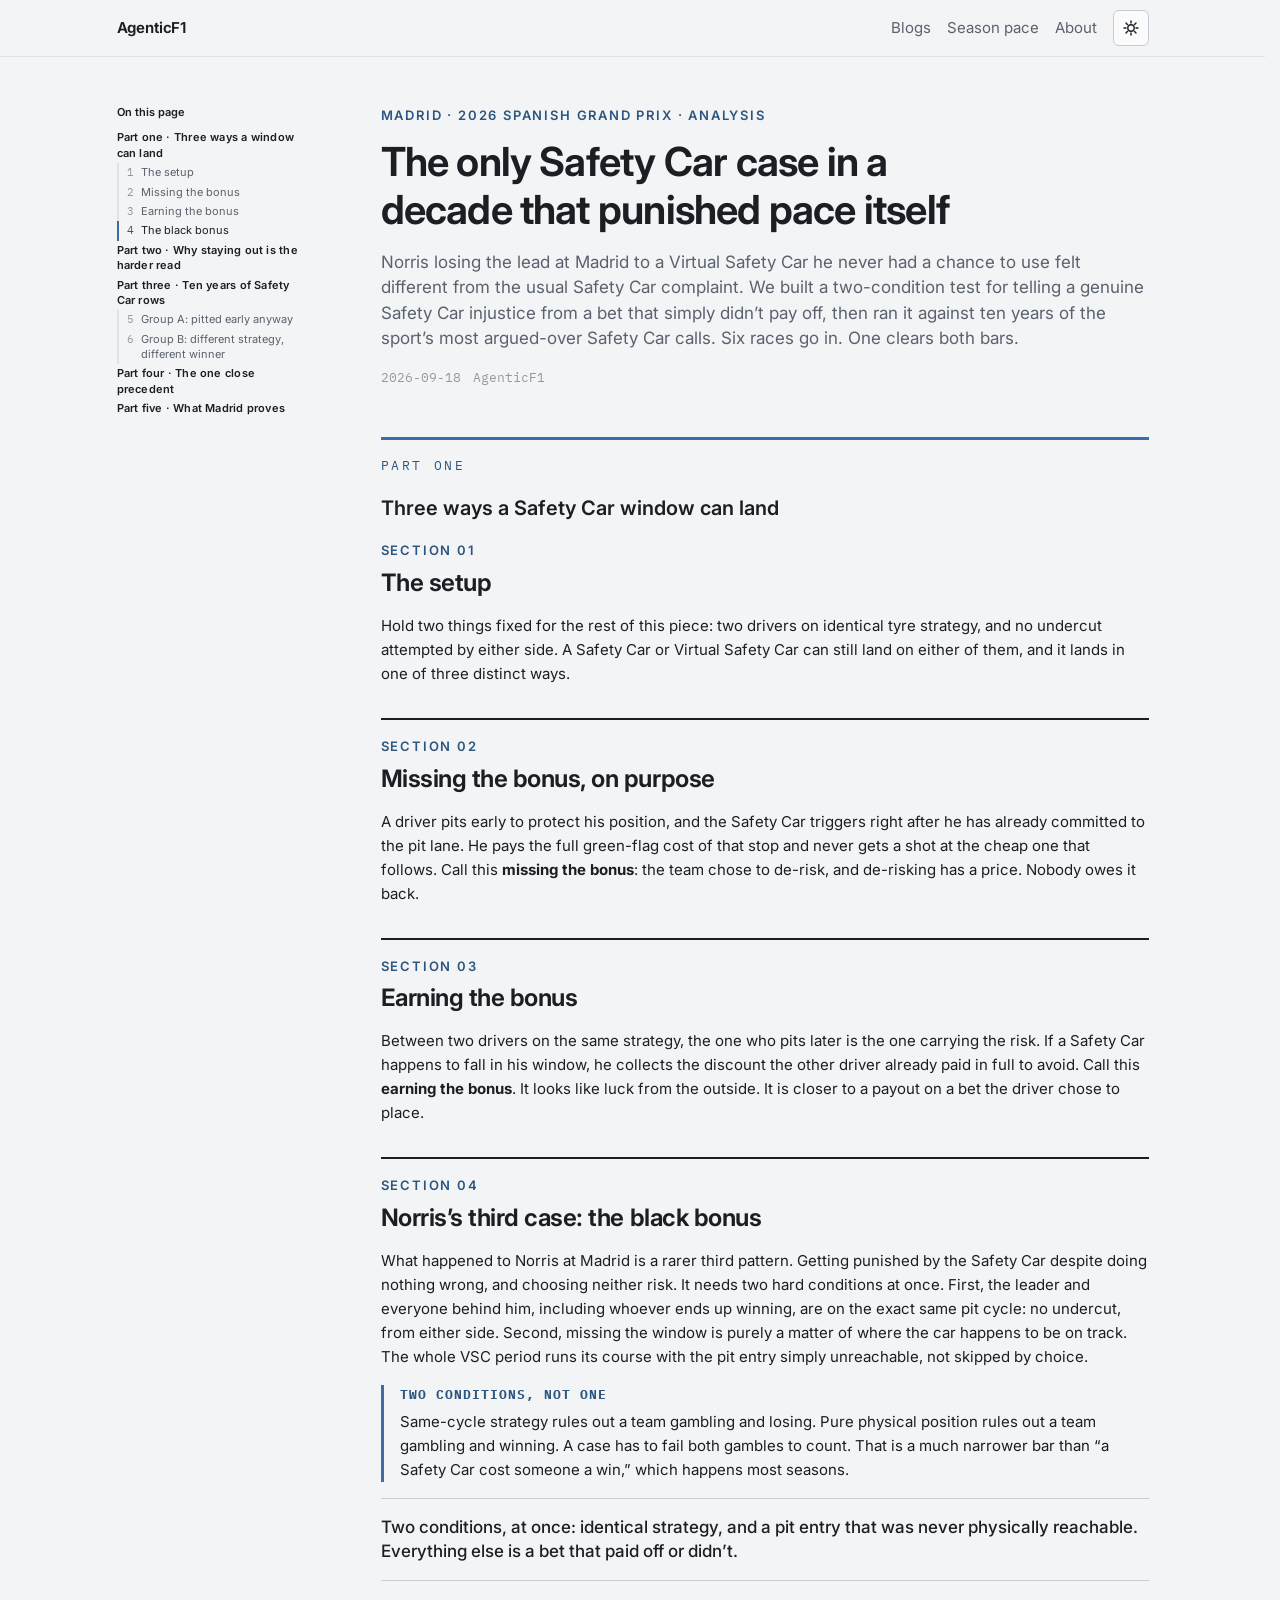
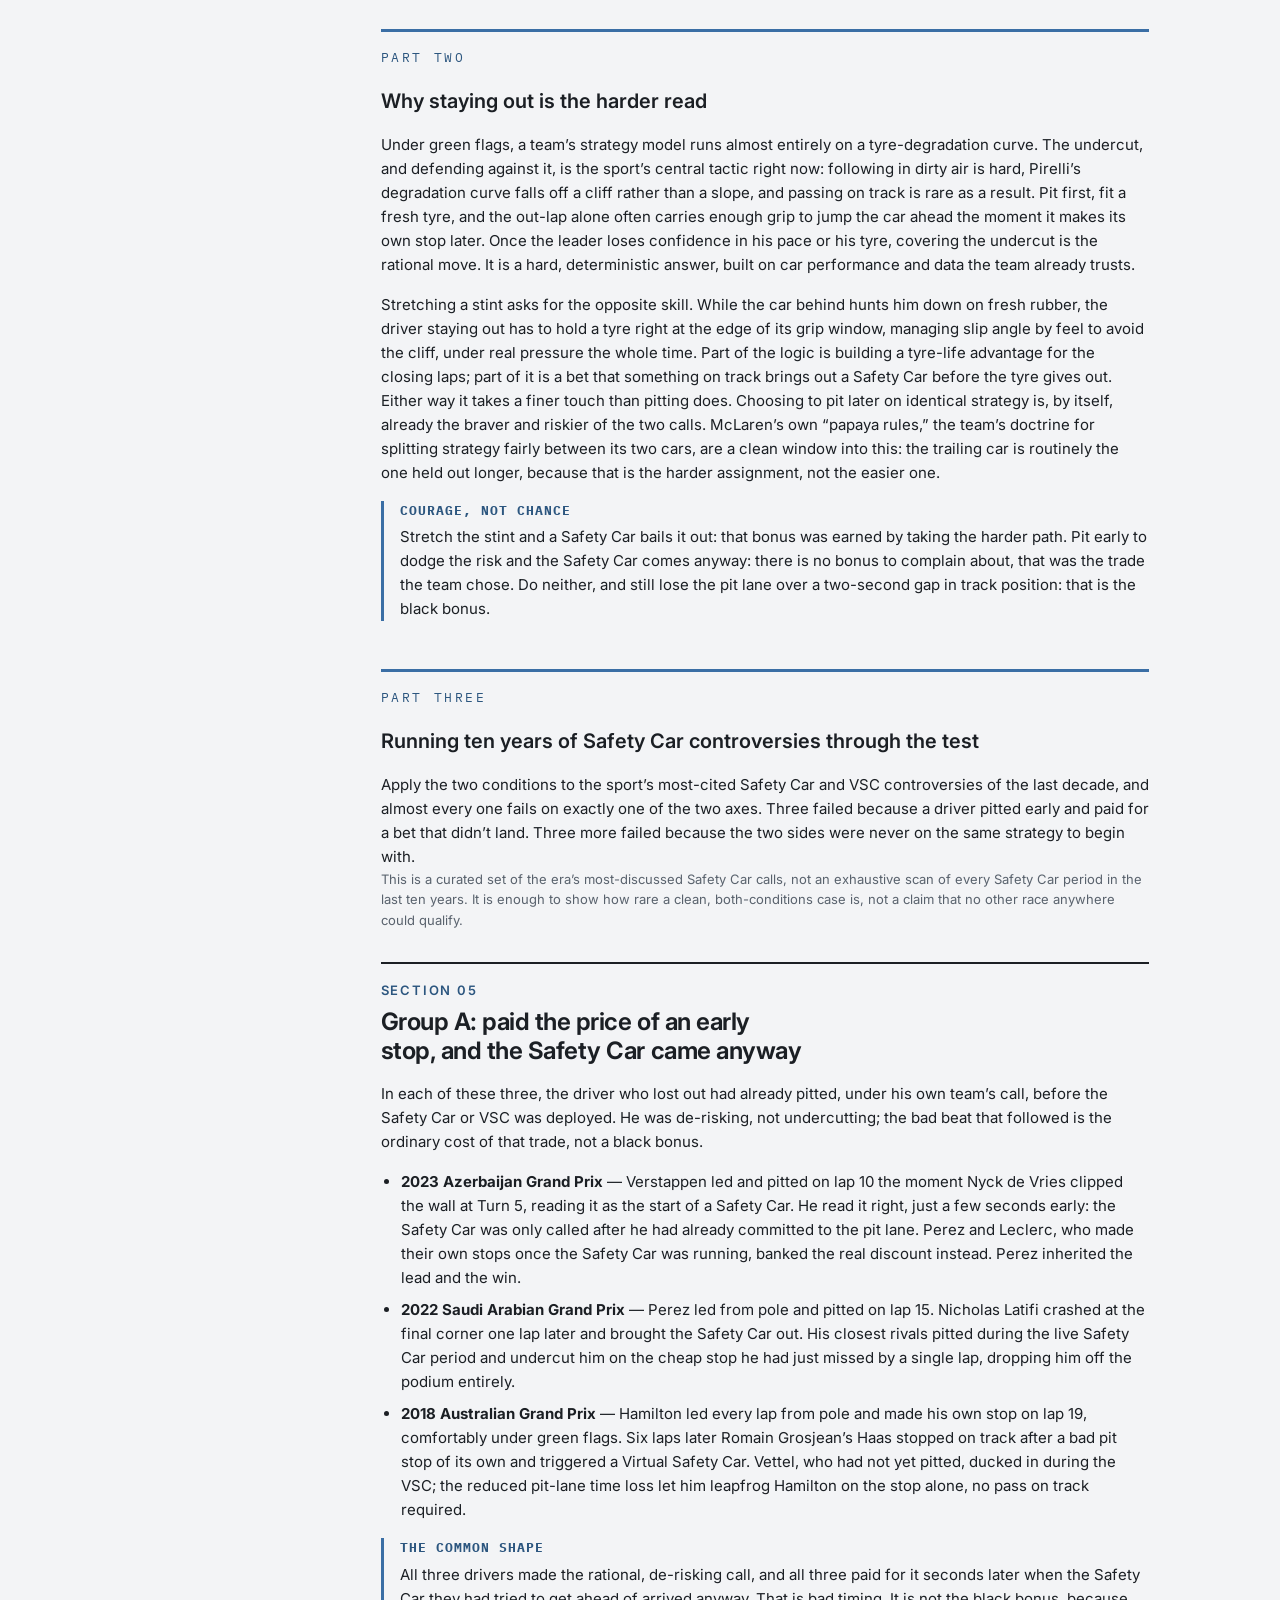
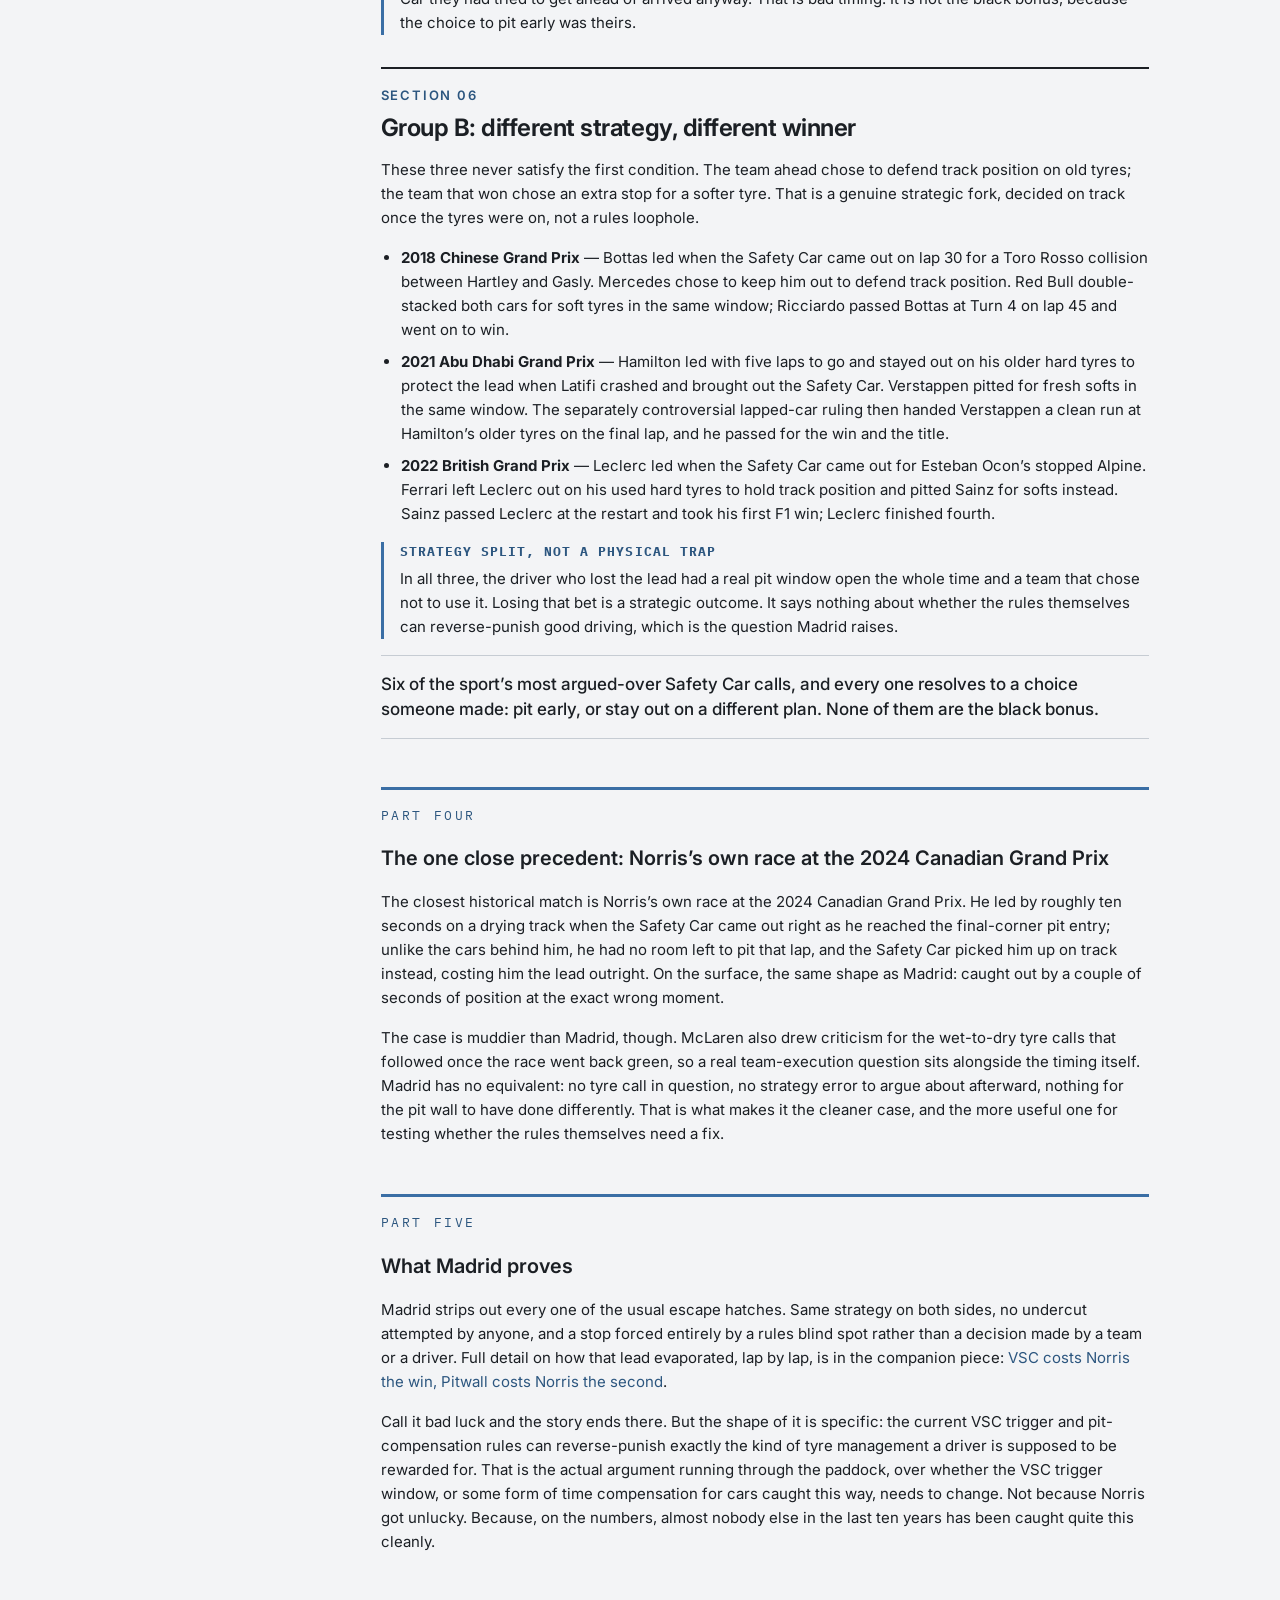
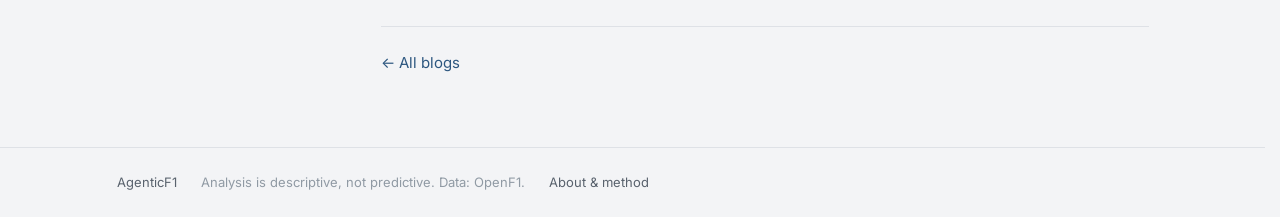
<file: blog/2026-09-18-only-vsc-that-punished-pace.html>
<!doctype html>
<html lang="en">
<head>
<script src="../assets/js/analytics.js"></script>
<meta charset="utf-8">
<meta name="viewport" content="width=device-width, initial-scale=1">
<title>The Only Safety Car Case In A Decade That Punished Pace Itself &mdash; AgenticF1</title>
<meta name="description" content="A two-condition test for telling a Safety Car injustice from a bet that didn't pay off, run against ten years of the sport's loudest Safety Car controversies. Only one race clears both bars: Lando Norris at Madrid.">

<script>
  try {
    var m = localStorage.getItem("theme");
    if (m === "light" || m === "dark") document.documentElement.setAttribute("data-theme", m);
  } catch (e) {}
</script>

<link rel="preconnect" href="https://fonts.googleapis.com">
<link rel="preconnect" href="https://fonts.gstatic.com" crossorigin>
<link rel="stylesheet" href="https://fonts.googleapis.com/css2?family=Inter:wght@400;500;600;650;700&family=IBM+Plex+Mono:wght@400;500&display=swap">

<link rel="stylesheet" href="../assets/css/tokens.css">
<link rel="stylesheet" href="../assets/css/base.css">
<link rel="stylesheet" href="../assets/css/layout.css">
<link rel="stylesheet" href="../assets/css/components.css">
<link rel="stylesheet" href="../assets/css/blog.css">

<script src="../assets/js/theme.js" defer></script>
<script src="../assets/js/nav.js" defer></script>
<script src="../assets/js/toc.js" defer></script>
</head>
<body>
<div class="page">

  <header class="site-header">
    <div class="container site-header__inner">
      <a class="site-title" href="../index.html">AgenticF1</a>
      <button class="nav-toggle" data-nav-toggle aria-expanded="false" aria-controls="site-nav">Menu</button>
      <nav class="site-nav" id="site-nav" aria-label="Primary">
        <a href="../index.html">Blogs</a>
        <a href="../season-pace.html">Season pace</a>
        <a href="../about.html">About</a>
        <button class="btn theme-toggle" data-theme-toggle type="button" aria-label="Change theme">
          <svg viewBox="0 0 16 16" aria-hidden="true" fill="none" stroke="currentColor" stroke-width="1.4">
            <circle cx="8" cy="8" r="3.2"/>
            <path d="M8 1v2M8 13v2M1 8h2M13 8h2M3 3l1.4 1.4M11.6 11.6L13 13M13 3l-1.4 1.4M4.4 11.6L3 13" stroke-linecap="round"/>
          </svg>
        </button>
      </nav>
    </div>
  </header>

  <main class="site-main">
    <div class="container">
      <div class="with-rail">

        <aside class="with-rail__rail">
          <nav class="toc" data-toc data-toc-source=".article" data-toc-title="On this page"></nav>
        </aside>

        <article class="article center">

<header class="article__header">
  <p class="t-eyebrow">Madrid &middot; 2026 Spanish Grand Prix &middot; Analysis</p>
  <h1 class="t-h1 article__title">The only Safety Car case in a decade that punished pace itself</h1>
  <p class="article__dek">Norris losing the lead at Madrid to a Virtual Safety Car he never had a
  chance to use felt different from the usual Safety Car complaint. We built a two-condition test
  for telling a genuine Safety Car injustice from a bet that simply didn&rsquo;t pay off, then ran
  it against ten years of the sport&rsquo;s most argued-over Safety Car calls. Six races go in.
  One clears both bars.</p>
  <p class="article__byline"><span>2026-09-18</span><span>AgenticF1</span></p>
</header>

<div class="part" id="p1" data-toc-label="Part one &middot; Three ways a window can land">
  <p class="part__k">Part one</p>
  <p class="part__d">Three ways a Safety Car window can land</p>
</div>

<div class="section-head" id="s1" data-toc-label="The setup">
  <p class="t-eyebrow">Section 01</p>
  <h2 class="t-h2">The setup</h2>
</div>
<p>Hold two things fixed for the rest of this piece: two drivers on identical tyre strategy, and
no undercut attempted by either side. A Safety Car or Virtual Safety Car can still land on either
of them, and it lands in one of three distinct ways.</p>

<div class="section-head" id="s2" data-toc-label="Missing the bonus">
  <p class="t-eyebrow">Section 02</p>
  <h2 class="t-h2">Missing the bonus, on purpose</h2>
</div>
<p>A driver pits early to protect his position, and the Safety Car triggers right after he has
already committed to the pit lane. He pays the full green-flag cost of that stop and never gets a
shot at the cheap one that follows. Call this <b>missing the bonus</b>: the team chose to de-risk,
and de-risking has a price. Nobody owes it back.</p>

<div class="section-head" id="s3" data-toc-label="Earning the bonus">
  <p class="t-eyebrow">Section 03</p>
  <h2 class="t-h2">Earning the bonus</h2>
</div>
<p>Between two drivers on the same strategy, the one who pits later is the one carrying the risk.
If a Safety Car happens to fall in his window, he collects the discount the other driver already
paid in full to avoid. Call this <b>earning the bonus</b>. It looks like luck from the outside. It
is closer to a payout on a bet the driver chose to place.</p>

<div class="section-head" id="s4" data-toc-label="The black bonus">
  <p class="t-eyebrow">Section 04</p>
  <h2 class="t-h2">Norris&rsquo;s third case: the black bonus</h2>
</div>
<p>What happened to Norris at Madrid is a rarer third pattern. Getting punished by the Safety Car
despite doing nothing wrong, and choosing neither risk. It needs two hard conditions at once.
First, the leader and everyone behind him, including whoever ends up winning, are on the exact
same pit cycle: no undercut, from either side. Second, missing the window is purely a matter of
where the car happens to be on track. The whole VSC period runs its course with the pit entry
simply unreachable, not skipped by choice.</p>
<div class="finding">
  <b>Two conditions, not one</b>
  <p>Same-cycle strategy rules out a team gambling and losing. Pure physical position rules out a
  team gambling and winning. A case has to fail both gambles to count. That is a much narrower bar
  than &ldquo;a Safety Car cost someone a win,&rdquo; which happens most seasons.</p>
</div>
<p class="pull">Two conditions, at once: identical strategy, and a pit entry that was never physically reachable. Everything else is a bet that paid off or didn&rsquo;t.</p>

<div class="part" id="p2" data-toc-label="Part two &middot; Why staying out is the harder read">
  <p class="part__k">Part two</p>
  <p class="part__d">Why staying out is the harder read</p>
</div>
<p>Under green flags, a team&rsquo;s strategy model runs almost entirely on a tyre-degradation
curve. The undercut, and defending against it, is the sport&rsquo;s central tactic right now:
following in dirty air is hard, Pirelli&rsquo;s degradation curve falls off a cliff rather than a
slope, and passing on track is rare as a result. Pit first, fit a fresh tyre, and the out-lap
alone often carries enough grip to jump the car ahead the moment it makes its own stop later.
Once the leader loses confidence in his pace or his tyre, covering the undercut is the rational
move. It is a hard, deterministic answer, built on car performance and data the team already
trusts.</p>
<p>Stretching a stint asks for the opposite skill. While the car behind hunts him down on fresh
rubber, the driver staying out has to hold a tyre right at the edge of its grip window, managing
slip angle by feel to avoid the cliff, under real pressure the whole time. Part of the logic is
building a tyre-life advantage for the closing laps; part of it is a bet that something on track
brings out a Safety Car before the tyre gives out. Either way it takes a finer touch than pitting
does. Choosing to pit later on identical strategy is, by itself, already the braver and riskier of
the two calls. McLaren&rsquo;s own &ldquo;papaya rules,&rdquo; the team&rsquo;s doctrine for
splitting strategy fairly between its two cars, are a clean window into this: the trailing car is
routinely the one held out longer, because that is the harder assignment, not the easier one.</p>
<div class="finding">
  <b>Courage, not chance</b>
  <p>Stretch the stint and a Safety Car bails it out: that bonus was earned by taking the harder
  path. Pit early to dodge the risk and the Safety Car comes anyway: there is no bonus to
  complain about, that was the trade the team chose. Do neither, and still lose the pit lane over a
  two-second gap in track position: that is the black bonus.</p>
</div>

<div class="part" id="p3" data-toc-label="Part three &middot; Ten years of Safety Car rows">
  <p class="part__k">Part three</p>
  <p class="part__d">Running ten years of Safety Car controversies through the test</p>
</div>
<p>Apply the two conditions to the sport&rsquo;s most-cited Safety Car and VSC controversies of
the last decade, and almost every one fails on exactly one of the two axes. Three failed because a
driver pitted early and paid for a bet that didn&rsquo;t land. Three more failed because the two
sides were never on the same strategy to begin with.</p>
<div class="t-note">This is a curated set of the era&rsquo;s most-discussed Safety Car calls, not
an exhaustive scan of every Safety Car period in the last ten years. It is enough to show how rare
a clean, both-conditions case is, not a claim that no other race anywhere could
qualify.</div>

<div class="section-head" id="s5" data-toc-label="Group A: pitted early anyway">
  <p class="t-eyebrow">Section 05</p>
  <h2 class="t-h2">Group A: paid the price of an early stop, and the Safety Car came anyway</h2>
</div>
<p>In each of these three, the driver who lost out had already pitted, under his own team&rsquo;s
call, before the Safety Car or VSC was deployed. He was de-risking, not undercutting;
the bad beat that followed is the ordinary cost of that trade, not a black bonus.</p>
<ul>
<li><b>2023 Azerbaijan Grand Prix</b> &mdash; Verstappen led and pitted on lap&nbsp;10 the moment
Nyck de Vries clipped the wall at Turn&nbsp;5, reading it as the start of a Safety Car. He read it
right, just a few seconds early: the Safety Car was only called after he had already committed to
the pit lane. Perez and Leclerc, who made their own stops once the Safety Car was running,
banked the real discount instead. Perez inherited the lead and the win.</li>
<li><b>2022 Saudi Arabian Grand Prix</b> &mdash; Perez led from pole and pitted on lap&nbsp;15.
Nicholas Latifi crashed at the final corner one lap later and brought the Safety Car out. His
closest rivals pitted during the live Safety Car period and undercut him on the cheap stop he had
just missed by a single lap, dropping him off the podium entirely.</li>
<li><b>2018 Australian Grand Prix</b> &mdash; Hamilton led every lap from pole and made his own
stop on lap&nbsp;19, comfortably under green flags. Six laps later Romain Grosjean&rsquo;s Haas
stopped on track after a bad pit stop of its own and triggered a Virtual Safety Car. Vettel, who
had not yet pitted, ducked in during the VSC; the reduced pit-lane time loss let him leapfrog
Hamilton on the stop alone, no pass on track required.</li>
</ul>
<div class="finding">
  <b>The common shape</b>
  <p>All three drivers made the rational, de-risking call, and all three paid for it seconds later
  when the Safety Car they had tried to get ahead of arrived anyway. That is bad timing. It is not
  the black bonus, because the choice to pit early was theirs.</p>
</div>

<div class="section-head" id="s6" data-toc-label="Group B: different strategy, different winner">
  <p class="t-eyebrow">Section 06</p>
  <h2 class="t-h2">Group B: different strategy, different winner</h2>
</div>
<p>These three never satisfy the first condition. The team ahead chose to defend track position on
old tyres; the team that won chose an extra stop for a softer tyre. That is a genuine strategic
fork, decided on track once the tyres were on, not a rules loophole.</p>
<ul>
<li><b>2018 Chinese Grand Prix</b> &mdash; Bottas led when the Safety Car came out on
lap&nbsp;30 for a Toro Rosso collision between Hartley and Gasly. Mercedes chose to keep him out
to defend track position. Red Bull double-stacked both cars for soft tyres in the same window;
Ricciardo passed Bottas at Turn&nbsp;4 on lap&nbsp;45 and went on to win.</li>
<li><b>2021 Abu Dhabi Grand Prix</b> &mdash; Hamilton led with five laps to go and stayed out on
his older hard tyres to protect the lead when Latifi crashed and brought out the Safety Car.
Verstappen pitted for fresh softs in the same window. The separately controversial lapped-car
ruling then handed Verstappen a clean run at Hamilton&rsquo;s older tyres on the final lap, and he
passed for the win and the title.</li>
<li><b>2022 British Grand Prix</b> &mdash; Leclerc led when the Safety Car came out for Esteban
Ocon&rsquo;s stopped Alpine. Ferrari left Leclerc out on his used hard tyres to hold track
position and pitted Sainz for softs instead. Sainz passed Leclerc at the restart and took his
first F1 win; Leclerc finished fourth.</li>
</ul>
<div class="finding">
  <b>Strategy split, not a physical trap</b>
  <p>In all three, the driver who lost the lead had a real pit window open the whole time and a
  team that chose not to use it. Losing that bet is a strategic outcome. It says nothing about
  whether the rules themselves can reverse-punish good driving, which is the question Madrid
  raises.</p>
</div>
<p class="pull">Six of the sport&rsquo;s most argued-over Safety Car calls, and every one resolves to a choice someone made: pit early, or stay out on a different plan. None of them are the black bonus.</p>

<div class="part" id="p4" data-toc-label="Part four &middot; The one close precedent">
  <p class="part__k">Part four</p>
  <p class="part__d">The one close precedent: Norris&rsquo;s own race at the 2024 Canadian Grand Prix</p>
</div>
<p>The closest historical match is Norris&rsquo;s own race at the 2024 Canadian Grand Prix. He led
by roughly ten seconds on a drying track when the Safety Car came out right as he reached the
final-corner pit entry; unlike the cars behind him, he had no room left to pit that lap, and
the Safety Car picked him up on track instead, costing him the lead outright. On the surface, the
same shape as Madrid: caught out by a couple of seconds of position at the exact wrong moment.</p>
<p>The case is muddier than Madrid, though. McLaren also drew criticism for the wet-to-dry tyre
calls that followed once the race went back green, so a real team-execution question sits
alongside the timing itself. Madrid has no equivalent: no tyre call in question, no strategy
error to argue about afterward, nothing for the pit wall to have done differently. That is what
makes it the cleaner case, and the more useful one for testing whether the rules themselves need a
fix.</p>

<div class="part" id="p5" data-toc-label="Part five &middot; What Madrid proves">
  <p class="part__k">Part five</p>
  <p class="part__d">What Madrid proves</p>
</div>
<p>Madrid strips out every one of the usual escape hatches. Same strategy on both sides, no
undercut attempted by anyone, and a stop forced entirely by a rules blind spot rather than a
decision made by a team or a driver. Full detail on how that lead evaporated, lap by lap, is in
the companion piece: <a href="2026-09-13-vsc-wins-pitwall-costs-second.html">VSC costs Norris the
win, Pitwall costs Norris the second</a>.</p>
<p>Call it bad luck and the story ends there. But the shape of it is specific: the current VSC
trigger and pit-compensation rules can reverse-punish exactly the kind of tyre management a driver
is supposed to be rewarded for. That is the actual argument running through the paddock, over
whether the VSC trigger window, or some form of time compensation for cars caught this way,
needs to change. Not because Norris got unlucky. Because, on the numbers, almost nobody else in
the last ten years has been caught quite this cleanly.</p>

<nav class="post-nav">
  <a href="../index.html">&larr; All blogs</a>
  <span></span>
</nav>

        </article>
      </div>
    </div>
  </main>

  <footer class="site-footer">
    <div class="container site-footer__inner">
      <span>AgenticF1</span>
      <span class="t-faint">Analysis is descriptive, not predictive. Data: OpenF1.</span>
      <a href="../about.html">About &amp; method</a>
    </div>
  </footer>

</div>
</body>
</html>
</file>
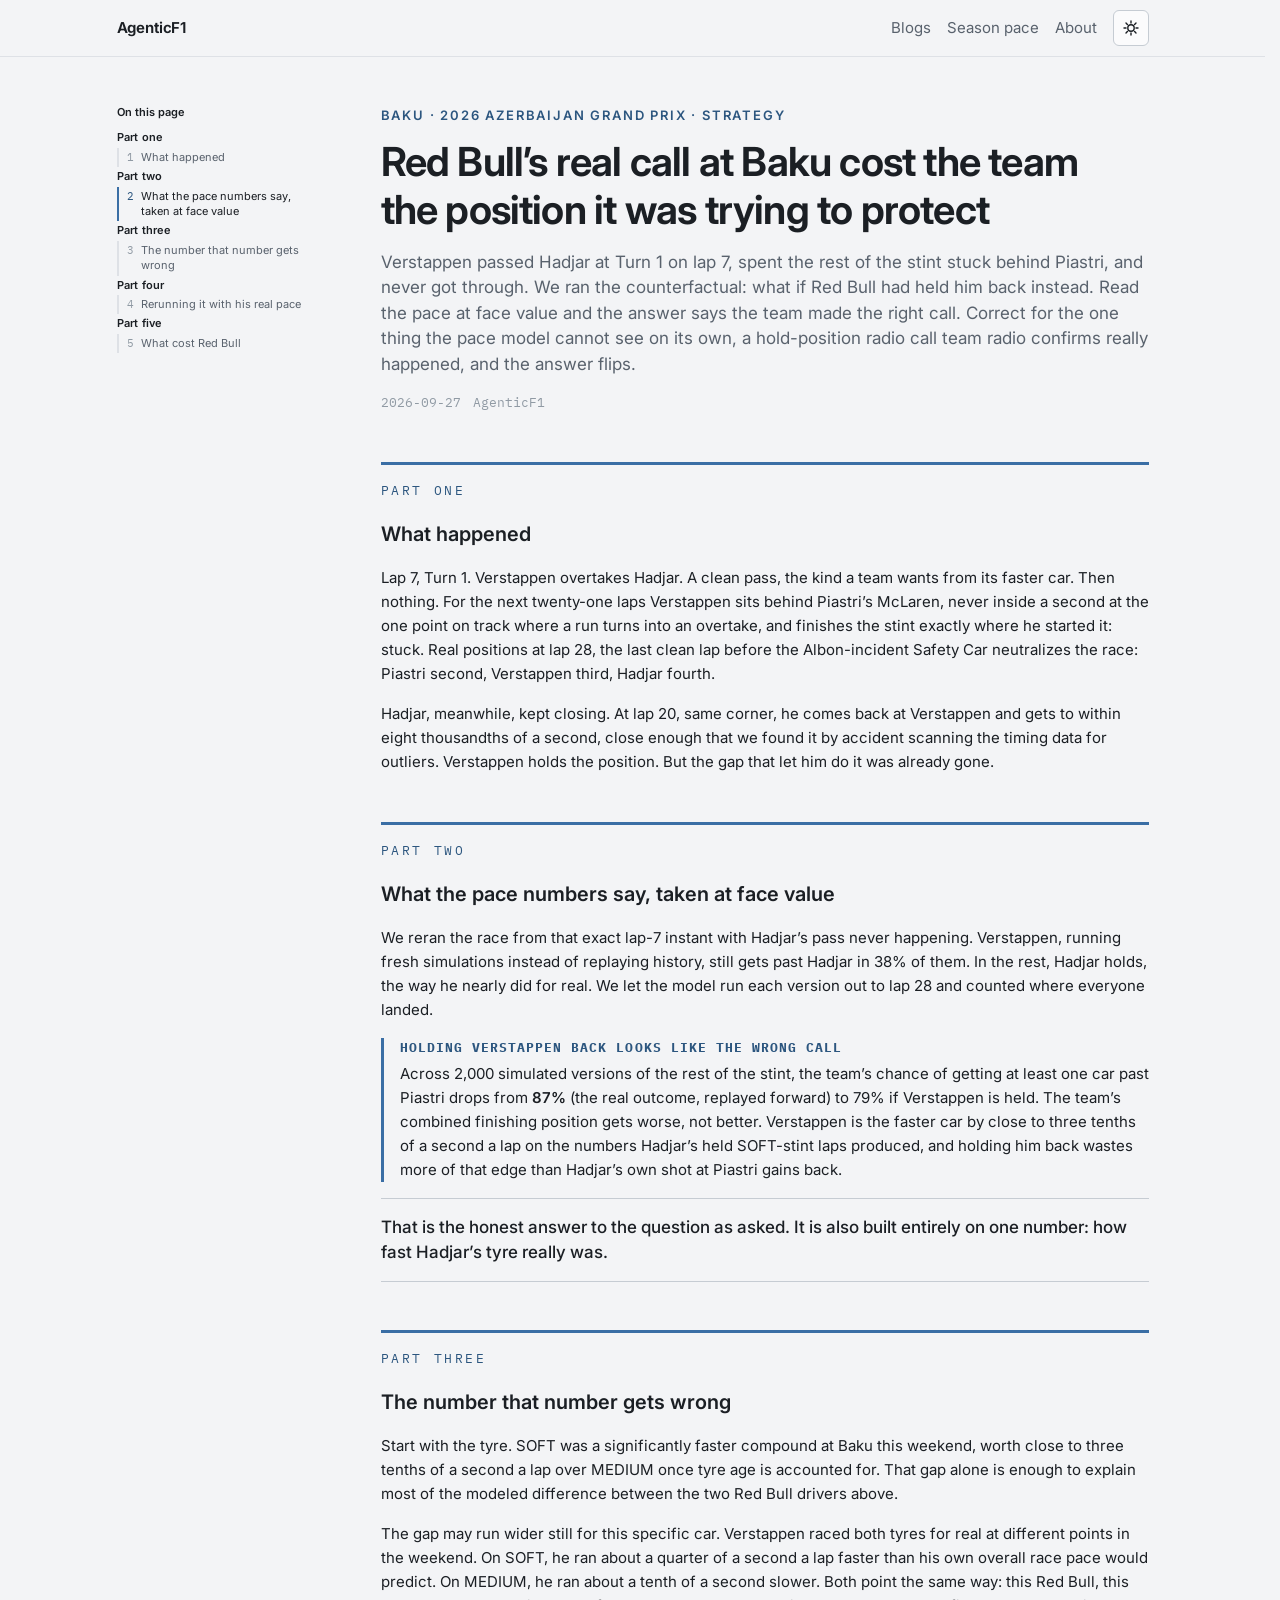
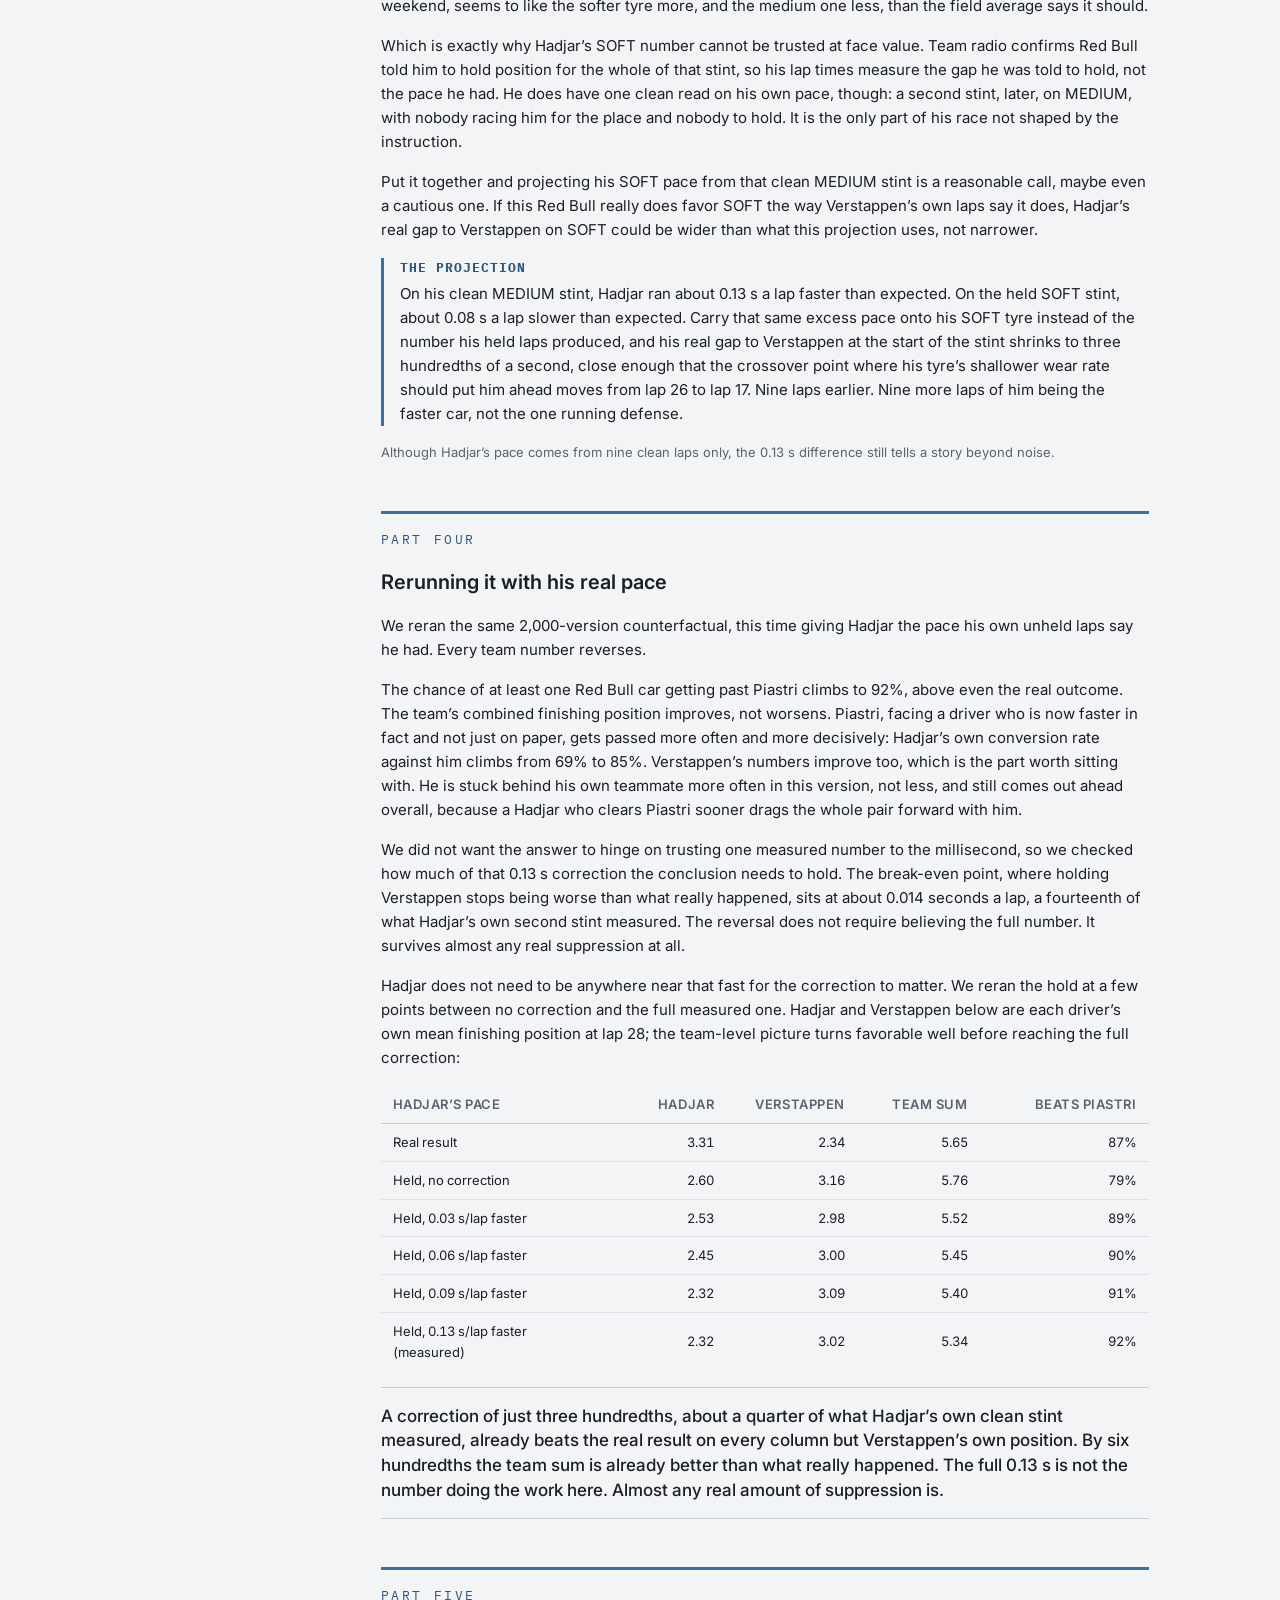
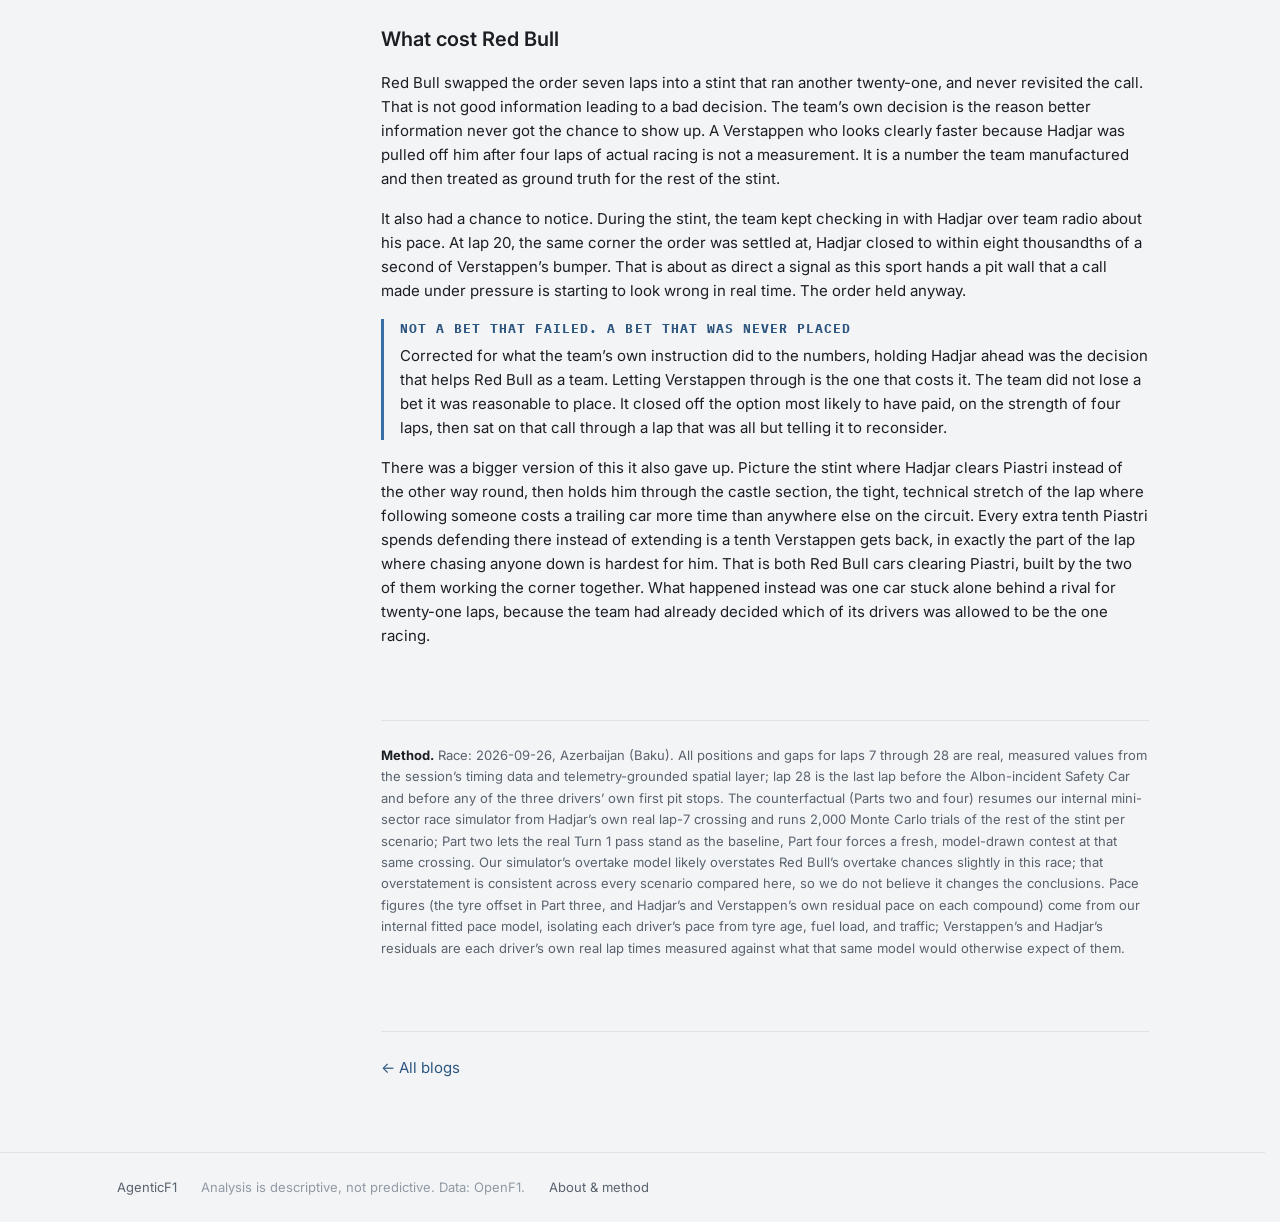
<file: blog/2026-09-27-redbull-hold-call-baku.html>
<!doctype html>
<html lang="en">
<head>
<script src="../assets/js/analytics.js"></script>
<meta charset="utf-8">
<meta name="viewport" content="width=device-width, initial-scale=1">
<title>Red Bull&rsquo;s Baku Hold Call &mdash; AgenticF1</title>
<meta name="description" content="Verstappen passed Hadjar at Turn 1 and never converted it into anything. We reran the stint with the order held instead, corrected for a hold-position call team radio confirms happened, and every team-level number reverses.">

<script>
  try {
    var m = localStorage.getItem("theme");
    if (m === "light" || m === "dark") document.documentElement.setAttribute("data-theme", m);
  } catch (e) {}
</script>

<link rel="preconnect" href="https://fonts.googleapis.com">
<link rel="preconnect" href="https://fonts.gstatic.com" crossorigin>
<link rel="stylesheet" href="https://fonts.googleapis.com/css2?family=Inter:wght@400;500;600;650;700&family=IBM+Plex+Mono:wght@400;500&display=swap">

<link rel="stylesheet" href="../assets/css/tokens.css">
<link rel="stylesheet" href="../assets/css/base.css">
<link rel="stylesheet" href="../assets/css/layout.css">
<link rel="stylesheet" href="../assets/css/components.css">
<link rel="stylesheet" href="../assets/css/blog.css">

<script src="../assets/js/theme.js" defer></script>
<script src="../assets/js/nav.js" defer></script>
<script src="../assets/js/toc.js" defer></script>
</head>
<body>
<div class="page">

  <header class="site-header">
    <div class="container site-header__inner">
      <a class="site-title" href="../index.html">AgenticF1</a>
      <button class="nav-toggle" data-nav-toggle aria-expanded="false" aria-controls="site-nav">Menu</button>
      <nav class="site-nav" id="site-nav" aria-label="Primary">
        <a href="../index.html">Blogs</a>
        <a href="../season-pace.html">Season pace</a>
        <a href="../about.html">About</a>
        <button class="btn theme-toggle" data-theme-toggle type="button" aria-label="Change theme">
          <svg viewBox="0 0 16 16" aria-hidden="true" fill="none" stroke="currentColor" stroke-width="1.4">
            <circle cx="8" cy="8" r="3.2"/>
            <path d="M8 1v2M8 13v2M1 8h2M13 8h2M3 3l1.4 1.4M11.6 11.6L13 13M13 3l-1.4 1.4M4.4 11.6L3 13" stroke-linecap="round"/>
          </svg>
        </button>
      </nav>
    </div>
  </header>

  <main class="site-main">
    <div class="container">
      <div class="with-rail">

        <aside class="with-rail__rail">
          <nav class="toc" data-toc data-toc-source=".article" data-toc-title="On this page"></nav>
        </aside>

        <article class="article center">

<header class="article__header">
  <p class="t-eyebrow">Baku &middot; 2026 Azerbaijan Grand Prix &middot; Strategy</p>
  <h1 class="t-h1 article__title">Red Bull&rsquo;s real call at Baku cost the team the position it was trying to protect</h1>
  <p class="article__dek">Verstappen passed Hadjar at Turn&nbsp;1 on lap&nbsp;7, spent the rest of the
  stint stuck behind Piastri, and never got through. We ran the counterfactual: what if Red Bull had
  held him back instead. Read the pace at face value and the answer says the team made the right call.
  Correct for the one thing the pace model cannot see on its own, a hold-position radio call team radio
  confirms really happened, and the answer flips.</p>
  <p class="article__byline"><span>2026-09-27</span><span>AgenticF1</span></p>
</header>

<div class="part" id="p1" data-toc-label="Part one">
  <p class="part__k">Part one</p>
  <h2 id="s1" class="part__d" data-toc-label="What happened">What happened</h2>
</div>
<p>Lap 7, Turn 1. Verstappen overtakes Hadjar. A clean pass, the kind a team wants from its
faster car. Then nothing. For the next twenty-one laps Verstappen sits behind
Piastri&rsquo;s McLaren,
never inside a second at the one point on track where a run turns into an overtake, and finishes
the stint exactly where he started it: stuck. Real positions at lap&nbsp;28, the last clean lap
before the Albon-incident Safety Car neutralizes the race: Piastri second, Verstappen third,
Hadjar fourth.</p>
<p>Hadjar, meanwhile, kept closing. At lap&nbsp;20, same corner, he comes back at Verstappen and
gets to within eight thousandths of a second, close enough that we found it by accident scanning
the timing data for outliers. Verstappen holds the position. But the gap that let him do it was
already gone.</p>

<div class="part" id="p2" data-toc-label="Part two">
  <p class="part__k">Part two</p>
  <h2 id="s2" class="part__d" data-toc-label="What the pace numbers say, taken at face value">What the pace numbers say, taken at face value</h2>
</div>
<p>We reran the race from that exact lap-7 instant with Hadjar&rsquo;s pass never happening.
Verstappen, running fresh simulations instead of replaying history, still gets past Hadjar in
38% of them. In the rest, Hadjar holds, the way he nearly did for real. We let the model run
each version out to lap&nbsp;28 and counted where everyone landed.</p>
<div class="finding">
  <b>Holding Verstappen back looks like the wrong call</b>
  <p>Across 2,000 simulated versions of the rest of the stint, the team&rsquo;s chance of getting
  at least one car past Piastri drops from <b>87%</b> (the real outcome, replayed forward) to 79%
  if Verstappen is held. The team&rsquo;s combined finishing position gets worse, not better.
  Verstappen is the faster car by close to three tenths of a second a lap on the numbers
  Hadjar&rsquo;s held SOFT-stint laps produced, and holding him back wastes more of that edge than
  Hadjar&rsquo;s own shot at Piastri gains back.</p>
</div>
<p class="pull">That is the honest answer to the question as asked. It is also built entirely on one number: how fast Hadjar&rsquo;s tyre really was.</p>

<div class="part" id="p3" data-toc-label="Part three">
  <p class="part__k">Part three</p>
  <h2 id="s3" class="part__d" data-toc-label="The number that number gets wrong">The number that number gets wrong</h2>
</div>
<p>Start with the tyre. SOFT was a significantly faster compound at Baku this weekend, worth close
to three tenths of a second a lap over MEDIUM once tyre age is accounted for. That gap alone is
enough to explain most of the modeled difference between the two Red Bull drivers above.</p>
<p>The gap may run wider still for this specific car. Verstappen raced both tyres for real at
different points in the weekend. On SOFT, he ran about a
quarter of a second a lap faster than his own overall race pace would predict. On MEDIUM, he ran
about a tenth of a second slower. Both point the same way: this Red Bull, this weekend, seems to
like the softer tyre more, and the medium one less, than the field average says it should.</p>
<p>Which is exactly why Hadjar&rsquo;s SOFT number cannot be trusted at face value. Team radio
confirms Red Bull told him to hold position for the whole of that stint, so his lap times measure
the gap he was told to hold, not the pace he had. He does have one clean read on his own pace,
though: a second stint, later, on MEDIUM, with nobody racing him for the place and nobody to hold.
It is the only part of his race not shaped by the instruction.</p>
<p>Put it together and projecting his SOFT pace from that clean MEDIUM stint is a reasonable call,
maybe even a cautious one. If this Red Bull really does favor SOFT the way Verstappen&rsquo;s own
laps say it does, Hadjar&rsquo;s real gap to Verstappen on SOFT could be wider than what this
projection uses, not narrower.</p>
<div class="finding">
  <b>The projection</b>
  <p>On his clean MEDIUM stint, Hadjar ran about 0.13&nbsp;s a lap faster than expected. On the
  held SOFT stint, about 0.08&nbsp;s a lap slower than expected. Carry that same excess pace onto
  his SOFT tyre instead of the number his held laps produced, and his real gap to Verstappen at the
  start of the stint shrinks to three hundredths of a second, close enough that the crossover point
  where his tyre&rsquo;s shallower wear rate should put him ahead moves from lap&nbsp;26 to
  lap&nbsp;17. Nine laps earlier. Nine more laps of him being the faster car, not the one running
  defense.</p>
</div>
<p class="t-note">Although Hadjar&rsquo;s pace comes from nine clean laps only, the 0.13&nbsp;s
difference still tells a story beyond noise.</p>

<div class="part" id="p4" data-toc-label="Part four">
  <p class="part__k">Part four</p>
  <h2 id="s4" class="part__d" data-toc-label="Rerunning it with his real pace">Rerunning it with his real pace</h2>
</div>
<p>We reran the same 2,000-version counterfactual, this time giving Hadjar the pace his own unheld
laps say he had. Every team number reverses.</p>
<p>The chance of at least one Red Bull car getting past Piastri climbs to 92%, above even the real
outcome. The team&rsquo;s combined finishing position improves, not worsens. Piastri, facing a
driver who is now faster in fact and not just on paper, gets passed more often and more
decisively: Hadjar&rsquo;s own conversion rate against him climbs from 69% to 85%.
Verstappen&rsquo;s numbers improve too, which is the part worth sitting with. He is stuck behind
his own teammate more often in this version, not less, and still comes out ahead overall, because
a Hadjar who clears Piastri sooner drags the whole pair forward with him.</p>
<p>We did not want the answer to hinge on trusting one measured number to the millisecond, so we
checked how much of that 0.13&nbsp;s correction the conclusion needs to hold. The break-even
point, where holding Verstappen stops being worse than what really happened, sits at about
0.014&nbsp;seconds a lap, a fourteenth of what Hadjar&rsquo;s own second stint measured. The
reversal does not require believing the full number. It survives almost any real suppression at
all.</p>
<p>Hadjar does not need to be anywhere near that fast for the correction to matter. We reran the
hold at a few points between no correction and the full measured one. Hadjar and Verstappen below
are each driver&rsquo;s own mean finishing position at lap&nbsp;28; the team-level picture turns
favorable well before reaching the full correction:</p>
<div class="table-scroll">
  <table class="table fixed">
    <colgroup><col style="width:30%"><col style="width:15%"><col style="width:17%"><col style="width:16%"><col style="width:22%"></colgroup>
    <thead>
      <tr><th class="l">Hadjar&rsquo;s pace</th><th>Hadjar</th><th>Verstappen</th><th>Team sum</th><th>Beats Piastri</th></tr>
    </thead>
    <tbody>
      <tr><td class="l">Real result</td><td>3.31</td><td>2.34</td><td>5.65</td><td>87%</td></tr>
      <tr><td class="l">Held, no correction</td><td>2.60</td><td>3.16</td><td>5.76</td><td>79%</td></tr>
      <tr><td class="l">Held, 0.03&nbsp;s/lap faster</td><td>2.53</td><td>2.98</td><td>5.52</td><td>89%</td></tr>
      <tr><td class="l">Held, 0.06&nbsp;s/lap faster</td><td>2.45</td><td>3.00</td><td>5.45</td><td>90%</td></tr>
      <tr><td class="l">Held, 0.09&nbsp;s/lap faster</td><td>2.32</td><td>3.09</td><td>5.40</td><td>91%</td></tr>
      <tr><td class="l">Held, 0.13&nbsp;s/lap faster (measured)</td><td>2.32</td><td>3.02</td><td>5.34</td><td>92%</td></tr>
    </tbody>
  </table>
</div>
<p class="pull">A correction of just three hundredths, about a quarter of what Hadjar&rsquo;s own clean stint measured, already beats the real result on every column but Verstappen&rsquo;s own position. By six hundredths the team sum is already better than what really happened. The full 0.13&nbsp;s is not the number doing the work here. Almost any real amount of suppression is.</p>

<div class="part" id="p5" data-toc-label="Part five">
  <p class="part__k">Part five</p>
  <h2 id="s5" class="part__d" data-toc-label="What cost Red Bull">What cost Red Bull</h2>
</div>
<p>Red Bull swapped the order seven laps into a stint that ran another twenty-one, and never
revisited the call. That is not good information leading to a bad decision. The team&rsquo;s own
decision is the reason better information never got the chance to show up. A Verstappen who looks
clearly faster because Hadjar was pulled off him after four laps of actual racing is not a
measurement. It is a number the team manufactured and then treated as ground truth for the rest of
the stint.</p>
<p>It also had a chance to notice. During the stint, the team kept checking in with Hadjar over
team radio about his pace. At lap&nbsp;20, the same corner the order was settled at, Hadjar
closed to within eight thousandths of a second of Verstappen&rsquo;s bumper. That is about as
direct a signal as this sport hands a pit wall that a call made under pressure is starting to look
wrong in real time. The order held anyway.</p>
<div class="finding">
  <b>Not a bet that failed. A bet that was never placed</b>
  <p>Corrected for what the team&rsquo;s own instruction did to the numbers, holding Hadjar ahead
  was the decision that helps Red Bull as a team. Letting Verstappen through is the one that costs
  it. The team did not lose a bet it was reasonable to place. It closed off the option most likely
  to have paid, on the strength of four laps, then sat on that call through a lap that was all but
  telling it to reconsider.</p>
</div>
<p>There was a bigger version of this it also gave up. Picture the stint where Hadjar clears
Piastri instead of the other way round, then holds him through the castle section, the tight,
technical stretch of the lap where following someone costs a trailing car more time than anywhere
else on the circuit. Every extra tenth Piastri spends defending there instead of extending is a
tenth Verstappen gets back, in exactly the part of the lap where chasing anyone down is hardest for
him. That is both Red Bull cars clearing Piastri, built by the two of them working the corner
together. What happened instead was one car stuck alone behind a rival for twenty-one laps, because
the team had already decided which of its drivers was allowed to be the one racing.</p>

<div class="method">
  <p><b>Method.</b> Race: 2026-09-26, Azerbaijan (Baku). All positions and gaps for laps&nbsp;7
  through 28 are real, measured values from the session&rsquo;s timing data and telemetry-grounded
  spatial layer; lap&nbsp;28 is the last lap before the Albon-incident Safety Car and before any of
  the three drivers&rsquo; own first pit stops. The counterfactual (Parts two and four) resumes our
  internal mini-sector race simulator from Hadjar&rsquo;s own real lap-7 crossing and runs 2,000
  Monte Carlo trials of the rest of the stint per scenario; Part two lets the real Turn&nbsp;1 pass
  stand as the baseline, Part four forces a fresh, model-drawn contest at that same crossing. Our
  simulator&rsquo;s overtake model likely overstates Red Bull&rsquo;s overtake chances slightly in
  this race; that overstatement is consistent across every scenario compared here, so we do not
  believe it changes the conclusions. Pace
  figures (the tyre offset in Part three, and Hadjar&rsquo;s and Verstappen&rsquo;s own residual
  pace on each compound) come from our internal fitted pace model, isolating each driver&rsquo;s
  pace from tyre age, fuel load, and traffic; Verstappen&rsquo;s and Hadjar&rsquo;s residuals are
  each driver&rsquo;s own real lap times measured against what that same model would otherwise
  expect of them.</p>
</div>

<nav class="post-nav">
  <a href="../index.html">&larr; All blogs</a>
  <span></span>
</nav>

        </article>
      </div>
    </div>
  </main>

  <footer class="site-footer">
    <div class="container site-footer__inner">
      <span>AgenticF1</span>
      <span class="t-faint">Analysis is descriptive, not predictive. Data: OpenF1.</span>
      <a href="../about.html">About &amp; method</a>
    </div>
  </footer>

</div>
</body>
</html>
</file>
<file: assets/css/tokens.css>
/* ==========================================================================
   tokens.css  —  design tokens only. No selectors that paint layout here.
   Every colour, space, radius, type step the site uses is named once, below.
   Light is the base; dark overrides only the values that change.
   ========================================================================== */

:root {
  color-scheme: light;

  /* --- surfaces & ink (cool neutral greys) --- */
  --bg:            #F3F4F6;
  --surface:       #FBFBFC;
  --surface-2:     #EBEDF0;
  --ink:           #1B1F24;
  --ink-muted:     #59626D;
  --ink-faint:     #909AA4;

  /* --- lines --- */
  --line:          #DEE1E6;
  --line-strong:   #C6CCD3;

  /* --- accent & signal (muted, non-dramatic) --- */
  --accent:        #3A6EA5;
  --accent-ink:    #2C567F;   /* accent text on light surface, AA */
  --accent-quiet:  #E9EFF5;   /* accent-tinted fill */
  --pos:           #2E7D6B;
  --neg:           #A9543E;

  /* --- typography --- */
  --font-sans: "Inter", system-ui, -apple-system, "Segoe UI", Roboto, sans-serif;
  --font-mono: "IBM Plex Mono", ui-monospace, "SF Mono", Menlo, monospace;

  --step--1: 0.8125rem;   /* 13px  fine print, captions      */
  --step-0:  0.9375rem;   /* 15px  body                      */
  --step-1:  1.0625rem;   /* 17px  deck / lead               */
  --step-2:  1.25rem;     /* 20px  h3 / section titles       */
  --step-3:  1.5rem;      /* 24px  h2                        */
  --step-4:  clamp(1.75rem, 1.2rem + 2.4vw, 2.5rem); /* h1   */

  --leading-tight: 1.2;
  --leading-body:  1.6;

  /* --- spacing scale (rem, 4px base) --- */
  --space-1: 0.25rem;
  --space-2: 0.5rem;
  --space-3: 0.75rem;
  --space-4: 1rem;
  --space-5: 1.5rem;
  --space-6: 2rem;
  --space-7: 3rem;
  --space-8: 4.5rem;

  /* --- radius --- */
  --radius-s: 6px;
  --radius-m: 10px;
  --radius-l: 14px;

  /* --- layout --- */
  --content: 800px;        /* the content box width, shared by index + articles
                              so navigating between them shows no width jump   */
  --measure: var(--content); /* readable prose width */
  --page-max: 68rem;       /* full page width (outer frame / rails)  */
  --page-pad: clamp(1rem, 0.5rem + 2vw, 1.75rem);

  /* --- motion --- */
  --ease: cubic-bezier(0.2, 0, 0, 1);
  --dur: 160ms;
}

@media (prefers-color-scheme: dark) {
  :root:not([data-theme="light"]) {
    color-scheme: dark;
    --bg:           #15181B;
    --surface:      #1C2023;
    --surface-2:    #23282D;
    --ink:          #E3E6E9;
    --ink-muted:    #99A2AB;
    --ink-faint:    #626A72;
    --line:         #2B3136;
    --line-strong:  #3B434B;
    --accent:       #6FA0CE;
    --accent-ink:   #8FB6D8;
    --accent-quiet: #1E2A35;
    --pos:          #58B29B;
    --neg:          #CE8168;
  }
}

/* explicit toggle wins in both directions */
:root[data-theme="dark"] {
  color-scheme: dark;
  --bg:           #15181B;
  --surface:      #1C2023;
  --surface-2:    #23282D;
  --ink:          #E3E6E9;
  --ink-muted:    #99A2AB;
  --ink-faint:    #626A72;
  --line:         #2B3136;
  --line-strong:  #3B434B;
  --accent:       #6FA0CE;
  --accent-ink:   #8FB6D8;
  --accent-quiet: #1E2A35;
  --pos:          #58B29B;
  --neg:          #CE8168;
}

@media (prefers-reduced-motion: reduce) {
  :root { --dur: 0ms; }
}
</file>
<file: assets/css/base.css>
/* ==========================================================================
   base.css  —  reset + element defaults + reusable text levels.
   Load order: tokens.css, base.css, layout.css, components.css, [blog.css].
   ========================================================================== */

*, *::before, *::after { box-sizing: border-box; }

html {
  -webkit-text-size-adjust: 100%;
  /* reserve the scrollbar's width on every page so centered content does not
     shift left/right between a short page and a scrolling one */
  scrollbar-gutter: stable;
}

/* fallback for engines without scrollbar-gutter (older Safari): always show
   the vertical scrollbar track */
@supports not (scrollbar-gutter: stable) {
  html { overflow-y: scroll; }
}

body {
  margin: 0;
  background: var(--bg);
  color: var(--ink);
  font-family: var(--font-sans);
  font-size: var(--step-0);
  line-height: var(--leading-body);
  -webkit-font-smoothing: antialiased;
  text-rendering: optimizeLegibility;
}

img, svg, video { max-width: 100%; height: auto; display: block; }

a {
  color: var(--accent-ink);
  text-decoration: none;
}
a:hover { text-decoration: underline; }

h1, h2, h3, h4 {
  margin: 0;
  font-weight: 650;
  letter-spacing: -0.02em;
  line-height: var(--leading-tight);
  text-wrap: balance;
}

p { margin: 0; }

hr {
  border: 0;
  border-top: 1px solid var(--line);
  margin: var(--space-6) 0;
}

code, pre, kbd, samp { font-family: var(--font-mono); font-size: 0.9em; }

:focus-visible {
  outline: 2px solid var(--accent);
  outline-offset: 2px;
  border-radius: 2px;
}

[hidden] { display: none !important; }

/* --- reusable text levels ------------------------------------------------
   Use these classes anywhere; they are the vocabulary for page copy.       */

.t-eyebrow {
  font-size: var(--step--1);
  font-weight: 600;
  letter-spacing: 0.14em;
  text-transform: uppercase;
  color: var(--accent-ink);
}

.t-h1   { font-size: var(--step-4); }
.t-h2   { font-size: var(--step-3); }
.t-h3   { font-size: var(--step-2); font-weight: 600; }

.t-deck {
  font-size: var(--step-1);
  line-height: 1.55;
  color: var(--ink-muted);
}

.t-body { font-size: var(--step-0); }

.t-note {
  font-size: var(--step--1);
  line-height: 1.55;
  color: var(--ink-muted);
}

.t-mono { font-family: var(--font-mono); }

.t-faint { color: var(--ink-faint); }
.t-muted { color: var(--ink-muted); }

/* --- flow: vertical rhythm between direct children --------------------- */
.flow > * + * { margin-top: var(--space-4); }
.flow-tight > * + * { margin-top: var(--space-2); }
.flow-loose > * + * { margin-top: var(--space-6); }

/* --- utility --- */
.measure { max-width: var(--measure); }
.center  { margin-inline: auto; }
.visually-hidden {
  position: absolute; width: 1px; height: 1px;
  padding: 0; margin: -1px; overflow: hidden;
  clip: rect(0 0 0 0); white-space: nowrap; border: 0;
}
</file>
<file: assets/css/layout.css>
/* ==========================================================================
   layout.css  —  page frame: site header, footer, main column, grids.
   ========================================================================== */

.page {
  min-height: 100vh;
  display: flex;
  flex-direction: column;
}

.container {
  width: 100%;
  max-width: var(--page-max);
  margin-inline: auto;
  padding-inline: var(--page-pad);
}

/* inner content box lands at exactly --content (800px), matching .article */
.container--narrow { max-width: calc(var(--content) + 2 * var(--page-pad)); }

/* --- site header ------------------------------------------------------- */
.site-header {
  border-bottom: 1px solid var(--line);
  background: var(--bg);
}
.site-header__inner {
  display: flex;
  align-items: center;
  gap: var(--space-4);
  min-height: 56px;
}
.site-title {
  font-size: var(--step-0);
  font-weight: 650;
  letter-spacing: -0.01em;
  color: var(--ink);
  white-space: nowrap;
}
.site-title:hover { text-decoration: none; }
.site-title span { color: var(--ink-faint); font-weight: 500; }

.site-nav {
  display: flex;
  align-items: center;
  gap: var(--space-4);
  margin-left: auto;
}
.site-nav a {
  color: var(--ink-muted);
  font-size: var(--step-0);
}
.site-nav a:hover { color: var(--ink); text-decoration: none; }
.site-nav a[aria-current="page"] { color: var(--ink); }

.nav-toggle { display: none; }

@media (max-width: 40rem) {
  .nav-toggle {
    display: inline-flex;
    align-items: center;
    justify-content: center;
    margin-left: auto;
    width: 36px; height: 36px;
    border: 1px solid var(--line-strong);
    border-radius: var(--radius-s);
    background: var(--surface);
    color: var(--ink);
    cursor: pointer;
  }
  .site-nav {
    display: none;
    position: absolute;
    left: 0; right: 0;
    top: 100%;
    flex-direction: column;
    align-items: stretch;
    gap: 0;
    margin: 0;
    padding: var(--space-2) var(--page-pad) var(--space-4);
    background: var(--bg);
    border-bottom: 1px solid var(--line);
  }
  .site-header__inner { position: relative; flex-wrap: wrap; }
  .site-nav[data-open="true"] { display: flex; }
  .site-nav a { padding: var(--space-3) 0; }
}

/* --- main --- */
.site-main {
  flex: 1;
  padding-block: var(--space-7) var(--space-8);
}

/* --- site footer ----------------------------------------------------- */
.site-footer {
  border-top: 1px solid var(--line);
  color: var(--ink-muted);
  font-size: var(--step--1);
}
.site-footer__inner {
  display: flex;
  flex-wrap: wrap;
  gap: var(--space-2) var(--space-5);
  align-items: baseline;
  padding-block: var(--space-5);
}
.site-footer a { color: var(--ink-muted); }

/* --- generic responsive grid --------------------------------------------
   auto-fills columns no narrower than --col-min (default 17rem).           */
.grid {
  display: grid;
  gap: var(--space-5);
  grid-template-columns: repeat(auto-fill, minmax(min(var(--col-min, 17rem), 100%), 1fr));
}

/* --- article + optional side rail ----------------------------------- */
.with-rail {
  display: grid;
  gap: var(--space-6);
  grid-template-columns: 1fr;
}
@media (min-width: 64rem) {
  .with-rail {
    grid-template-columns: 12rem minmax(0, 1fr);
    gap: var(--space-8);
    align-items: start;
  }
  .with-rail__rail {
    position: sticky;
    top: var(--space-6);
    max-height: calc(100vh - 2 * var(--space-6));
    overflow: auto;
  }
}
</file>
<file: assets/css/components.css>
/* ==========================================================================
   components.css  —  small reusable UI pieces. Each block is independent;
   delete one and nothing else breaks.
   ========================================================================== */

/* --- button / control ------------------------------------------------- */
.btn {
  display: inline-flex;
  align-items: center;
  gap: var(--space-2);
  padding: var(--space-2) var(--space-3);
  font: inherit;
  font-size: var(--step--1);
  color: var(--ink);
  background: var(--surface);
  border: 1px solid var(--line-strong);
  border-radius: var(--radius-s);
  cursor: pointer;
  transition: background var(--dur) var(--ease), border-color var(--dur) var(--ease);
}
.btn:hover { background: var(--surface-2); text-decoration: none; }
.btn[aria-pressed="true"] {
  background: var(--accent-quiet);
  border-color: var(--accent);
  color: var(--accent-ink);
}

/* --- theme toggle --------------------------------------------------- */
.theme-toggle {
  width: 36px; height: 36px;
  padding: 0;
  justify-content: center;
}
.theme-toggle svg { width: 16px; height: 16px; }

/* --- card --------------------------------------------------------- */
/* borderless by design: separation is the background step, not an outline */
.card {
  background: var(--surface);
  border-radius: var(--radius-l);
  padding: var(--space-5);
}
:root:not([data-theme="light"]) .card,
:root[data-theme="dark"] .card { background: var(--surface-2); }
.card--flush { padding: 0; overflow: hidden; }
.card--outline { border: 1px solid var(--line); }
.card__src {
  margin-top: var(--space-3);
  font-size: var(--step--1);
  line-height: 1.5;
  color: var(--ink-faint);
}
.card > h3 + *, .card > .t-h3 + * { margin-top: var(--space-3); }

/* --- inline colour swatch (chart / map legend key) ------------------
   NB: distinct from .chip below (the tag-filter control) — do not merge. */
.swatch {
  display: inline-block;
  width: 9px; height: 9px;
  border-radius: 2px;
  margin-right: var(--space-2);
  vertical-align: baseline;
  flex: none;
}

/* --- tag / filter chip ------------------------------------------------ */
.tag {
  display: inline-block;
  padding: 2px var(--space-2);
  font-size: var(--step--1);
  font-family: var(--font-mono);
  letter-spacing: 0.02em;
  color: var(--ink-muted);
  background: var(--surface-2);
  border-radius: var(--radius-s);
}
.tag--link:hover { color: var(--ink); text-decoration: none; background: var(--line); }

.chip-row { display: flex; flex-wrap: wrap; gap: var(--space-2); }
.chip {
  padding: var(--space-2) var(--space-3);
  font-size: var(--step--1);
  color: var(--ink-muted);
  background: transparent;
  border: 1px solid var(--line-strong);
  border-radius: 999px;
  cursor: pointer;
  transition: color var(--dur) var(--ease), border-color var(--dur) var(--ease);
}
.chip:hover { color: var(--ink); }
.chip[aria-pressed="true"] {
  color: var(--accent-ink);
  border-color: var(--accent);
  background: var(--accent-quiet);
}

/* --- post list (index) --------------------------------------------- */
.post-list { list-style: none; margin: 0; padding: 0; }
.post-list > li { border-top: 1px solid var(--line); }
.post-list > li:last-child { border-bottom: 1px solid var(--line); }

.post-item {
  display: grid;
  gap: var(--space-1) var(--space-5);
  grid-template-columns: 1fr;
  padding-block: var(--space-5);
  color: inherit;
}
.post-item:hover { text-decoration: none; }
.post-item:hover .post-item__title { color: var(--accent-ink); }
.post-item__meta {
  font-size: var(--step--1);
  font-family: var(--font-mono);
  color: var(--ink-faint);
}
.post-item__title {
  font-size: var(--step-2);
  font-weight: 600;
  letter-spacing: -0.015em;
  color: var(--ink);
  transition: color var(--dur) var(--ease);
}
.post-item__dek { color: var(--ink-muted); font-size: var(--step-0); }
.post-item__tags { margin-top: var(--space-2); }

@media (min-width: 44rem) {
  .post-item {
    grid-template-columns: 8.5rem 1fr;
  }
  .post-item__meta { padding-top: 3px; }
}

/* --- prose findings & callouts (shared by index + articles) --------- */
.finding {
  border-left: 3px solid var(--accent);
  padding-left: var(--space-4);
}
.finding__k {
  font-family: var(--font-mono);
  font-size: var(--step--1);
  letter-spacing: 0.08em;
  text-transform: uppercase;
  color: var(--accent-ink);
  margin-bottom: var(--space-1);
}

.pull {
  font-size: var(--step-1);
  font-weight: 500;
  line-height: 1.45;
  border-block: 1px solid var(--line-strong);
  padding-block: var(--space-4);
}

.quote {
  border-left: 3px solid var(--line-strong);
  padding-left: var(--space-4);
  font-size: var(--step-1);
  color: var(--ink);
}
.quote cite {
  display: block;
  margin-top: var(--space-2);
  font-style: normal;
  font-size: var(--step--1);
  font-family: var(--font-mono);
  color: var(--ink-muted);
}

/* --- ECharts split into a frozen axis pane + scrollable body pane ------
   (see F1Charts.splitScroll) — for wide category-axis charts (many
   races/columns) that would otherwise squeeze illegibly on a narrow
   viewport. Names/y-axis stay put in .f1-scroll-chart__axis; only the
   body scrolls horizontally. */
.f1-scroll-chart { display: flex; width: 100%; height: 100%; }
.f1-scroll-chart__axis { flex: none; height: 100%; }
.f1-scroll-chart__scroll {
  flex: 1 1 auto;
  min-width: 0;
  height: 100%;
  overflow-x: auto;
  overflow-y: hidden;
  -webkit-overflow-scrolling: touch;
}
.f1-scroll-chart__body { width: 100%; height: 100%; }

/* --- data table ---------------------------------------------------- */
.table-scroll { overflow-x: auto; }
.table {
  border-collapse: collapse;
  width: 100%;
  font-size: var(--step--1);
  font-variant-numeric: tabular-nums;
}
.table th, .table td {
  text-align: right;
  padding: var(--space-2) var(--space-3);
  white-space: nowrap;
}
.table th {
  font-size: var(--step--1);
  font-weight: 600;
  letter-spacing: 0.04em;
  text-transform: uppercase;
  color: var(--ink-muted);
  border-bottom: 1px solid var(--line-strong);
}
.table td { border-bottom: 1px solid var(--line); }
.table tbody tr:last-child td { border-bottom: 0; }
.table :is(th, td).l { text-align: left; white-space: normal; }

/* fixed layout — let long left-column labels wrap instead of stretching */
.table.fixed { table-layout: fixed; }
.table.fixed :is(th, td).l { white-space: normal; }

/* a spanning group-label row inside a table body */
.table td.grp {
  padding-top: var(--space-4);
  font-size: var(--step--1);
  font-weight: 600;
  letter-spacing: 0.06em;
  text-transform: uppercase;
  color: var(--ink-faint);
}
/* an emphasised row */
.table tr.em td { background: var(--accent-quiet); }
.table tr.em td.l { font-weight: 600; }

/* --- signal colours (numbers) --- */
.is-pos { color: var(--pos); }
.is-neg { color: var(--neg); }

/* --- inline badge --- */
.badge {
  display: inline-block;
  padding: 1px var(--space-2);
  font-size: var(--step--1);
  border: 1px solid var(--line-strong);
  border-radius: var(--radius-s);
  color: var(--ink-muted);
}
</file>
<file: assets/css/blog.css>
/* ==========================================================================
   blog.css  —  article-page only. Load AFTER components.css on post pages.
   The site frame (header/footer/tokens) is shared; this is just the story.
   ========================================================================== */

.article { max-width: var(--measure); }
.article.center { margin-inline: auto; }

.article__header { margin-bottom: var(--space-6); }
.article__header .t-eyebrow { display: block; margin-bottom: var(--space-3); }
.article__title { margin-bottom: var(--space-4); }
.article__dek { font-size: var(--step-1); line-height: 1.5; color: var(--ink-muted); }
.article__byline {
  margin-top: var(--space-4);
  font-size: var(--step--1);
  font-family: var(--font-mono);
  color: var(--ink-faint);
  display: flex; flex-wrap: wrap; gap: var(--space-1) var(--space-3);
}

/* --- section rhythm --- */
.article > section { margin-top: var(--space-8); }
.article > section > :is(h2, .section-head) { scroll-margin-top: var(--space-5); }

.section-head {
  margin-top: var(--space-6);
  padding-top: var(--space-4);
  border-top: 2px solid var(--ink);
  margin-bottom: var(--space-4);
  scroll-margin-top: var(--space-5);
}
.section-head .t-eyebrow { display: block; margin-bottom: var(--space-2); }
/* a section-head immediately after a part divider: drop the second rule */
.part + .section-head { margin-top: var(--space-4); padding-top: 0; border-top: 0; }
/* the deck paragraph that follows a section-head */
.section-head + .t-deck { margin-bottom: var(--space-5); }
/* a part with no section-head under it: give its own body copy the same
   breathing room a section-head's margin-bottom would have provided */
.part + :is(p, ul, ol, .table-scroll, .card, .pull, .quote, .finding, figure) { margin-top: var(--space-4); }

/* a heavier divider for top-level "parts" — sits a step above a section-head */
.part {
  margin-top: var(--space-7);
  padding-top: var(--space-4);
  border-top: 3px solid var(--accent);
}
.part__k {
  font-family: var(--font-mono);
  font-size: var(--step--1);
  letter-spacing: 0.2em;
  text-transform: uppercase;
  color: var(--accent-ink);
  margin-bottom: var(--space-2);
}
.part__d { font-size: var(--step-2); font-weight: 600; }
/* a part whose title is a real heading (a part with a single section: <h2 class="part__d">)
   gets the same spacing as the usual <p class="part__d">, which takes its 16px from the
   article's p + p rhythm and the body line-height */
.part > h2.part__d { margin-top: var(--space-4); line-height: 1.6; letter-spacing: normal; }

/* --- cards inside an article --- */
.article .card { margin-block: 0; }
.article .card > h3 {
  font-size: var(--step-2);
  font-weight: 600;
  letter-spacing: -0.01em;
}
.article .card > h3 + * { margin-top: var(--space-3); }
.article .card .chart { margin-top: var(--space-3); }

/* --- body copy inside an article --- */
.article p { margin-block: 0; }
.article :is(p, ul, ol, .card, .pull, .quote, .finding, figure) + :is(p, ul, ol, .card, .pull, .quote, .finding, figure) {
  margin-top: var(--space-4);
}
/* a table (not itself in the prose-spacing set above, since it isn't prose)
   still needs the same rhythm on both sides when it sits between paragraphs */
.article :is(p, ul, ol, .card, .pull, .quote, .finding, figure) + .table-scroll,
.article .table-scroll + :is(p, ul, ol, .card, .pull, .quote, .finding, figure) {
  margin-top: var(--space-4);
}
.article ul, .article ol { padding-left: 1.25rem; }
.article li + li { margin-top: var(--space-2); }

/* --- figure / chart holder --- */
.figure { margin: 0; }
.figure > h3, .figure > .t-h3 { margin-bottom: var(--space-3); }
.figure__cap { margin-top: var(--space-3); font-size: var(--step--1); line-height: 1.5; color: var(--ink-faint); }
.figure__note { margin-bottom: var(--space-3); font-size: var(--step--1); line-height: 1.5; color: var(--ink-muted); }
.chart { width: 100%; }

/* stacked charts inside one figure sit tight */
.figure .chart + .chart { margin-top: var(--space-2); }

/* --- track-map figure: SVG beside an explanatory column --- */
.figure__map { display: flex; flex-wrap: wrap; gap: var(--space-5); align-items: flex-start; }
.figure__map > svg, .figure__map > :first-child { flex: none; max-width: 100%; }
.figure__map > .figure__map-aside { flex: 1; min-width: 220px; }
.map-legend {
  display: flex; flex-wrap: wrap;
  gap: var(--space-1) var(--space-5);
  margin-top: var(--space-3);
  font-size: var(--step--1); color: var(--ink-muted);
}
.map-legend > span { display: inline-flex; align-items: center; }

/* --- maths block (KaTeX, via assets/js/math.js) --- */
.formula { color: var(--ink); }
.formula .katex { font-size: 1.05em; }
.formula .katex-display {
  margin: 0.15em 0;
  text-align: left;
  overflow-x: auto;
  overflow-y: hidden;
}
.tex-line + .tex-line { margin-top: 0.1em; }
.tex-caption {
  margin-top: var(--space-2);
  font-size: var(--step--1);
  color: var(--ink-muted);
}
/* theme-safe term colours — set via \htmlClass{} in the TeX source */
.tex-accent { color: var(--accent-ink); }
.tex-neg    { color: var(--neg); }
/* fallback for a plain-text formula (no KaTeX): keep it monospace */
.formula:not(:has(.katex)) { font-family: var(--font-mono); line-height: 2; }
.formula:not(:has(.katex)) sup { font-size: 0.75em; }

/* --- findings that carry a bare <b> kicker (article idiom) --- */
.finding > b:first-child {
  display: block;
  font-family: var(--font-mono);
  font-size: var(--step--1);
  letter-spacing: 0.08em;
  text-transform: uppercase;
  color: var(--accent-ink);
  margin-bottom: var(--space-1);
}
.finding p + p { margin-top: var(--space-3); }
.finding p b, .finding p strong { font-weight: 600; color: var(--ink); }

/* --- in-article table of contents (side rail) ---
   Compact (11px) like the original hand-built rail, but with the shared
   scrollspy + part-group behaviour and auto-numbered entries.             */
.toc { font-size: 11px; line-height: 1.4; }
.toc__title {
  font-weight: 600;
  color: var(--ink);
  margin-bottom: var(--space-2);
}
.toc ol { list-style: none; margin: 0; padding: 0; }
.toc li { margin: 0; }
.toc a {
  display: flex;
  padding: 2px 0 2px var(--space-2);
  border-left: 2px solid var(--line);
  color: var(--ink-muted);
}
.toc a:hover { color: var(--ink); text-decoration: none; }
.toc a[aria-current="true"] {
  color: var(--ink);
  border-left-color: var(--accent);
}
.toc__n {
  flex: none;
  width: 1.3em;
  font-family: var(--font-mono);
  color: var(--ink-faint);
}
.toc a[aria-current="true"] .toc__n { color: var(--accent-ink); }
.toc__group {
  margin-top: var(--space-3);
  color: var(--ink);
  font-weight: 600;
  letter-spacing: 0.02em;
}
.toc__group:first-child { margin-top: 0; }
.toc__group a { border-left: 0; padding-left: 0; color: var(--ink); }
.toc__group a:hover { color: var(--ink); }

/* --- method / appendix note at article end --- */
.method {
  margin-top: var(--space-8);
  padding-top: var(--space-5);
  border-top: 1px solid var(--line);
  font-size: var(--step--1);
  color: var(--ink-muted);
  line-height: 1.65;
}
.method b { color: var(--ink); }

/* --- previous/next nav --- */
.post-nav {
  margin-top: var(--space-8);
  padding-top: var(--space-5);
  border-top: 1px solid var(--line);
  display: flex;
  justify-content: space-between;
  gap: var(--space-4);
  font-size: var(--step-0);
}
</file>
<file: assets/css/whatif.css>
/* ==========================================================================
   whatif.css  —  the clean-air pace what-if explorer (pace-whatif.html) only.
   Ported from pace_model/whatif_template.html onto the shared design tokens.
   ========================================================================== */

.whatif { max-width: var(--page-max); margin-inline: auto; }

.whatif__toolbar {
  display: flex;
  flex-wrap: wrap;
  gap: var(--space-3);
  align-items: center;
  margin-bottom: var(--space-5);
}
.whatif__toolbar select {
  font: inherit;
  font-size: var(--step-0);
  color: var(--ink);
  background: var(--surface);
  border: 1px solid var(--line-strong);
  border-radius: var(--radius-s);
  padding: var(--space-2) var(--space-3);
}
.whatif__meta { font-size: var(--step--1); color: var(--ink-faint); }

.whatif__layout {
  display: grid;
  grid-template-columns: 380px 1fr;
  gap: var(--space-5);
  align-items: start;
}
@media (max-width: 52rem) { .whatif__layout { grid-template-columns: 1fr; } }

.whatif__panel {
  background: var(--surface);
  border-radius: var(--radius-l);
  padding: var(--space-4);
}
:root:not([data-theme="light"]) .whatif__panel,
:root[data-theme="dark"] .whatif__panel { background: var(--surface-2); }

/* The results panel (derived pace + ranking) is much shorter than the
   sliders panel — pin it in place as the page scrolls through the longer
   controls panel, instead of both scrolling together and the ranking
   disappearing off-screen while you work down the sliders. */
@media (min-width: 52.01rem) {
  .whatif__panel--results { position: sticky; top: var(--space-4); }
}

.whatif__panel > h2 {
  font-size: var(--step--1);
  text-transform: uppercase;
  letter-spacing: 0.04em;
  color: var(--ink-faint);
  margin: 0 0 var(--space-1);
}
.whatif__hint { font-size: var(--step--1); color: var(--ink-muted); margin: 0 0 var(--space-3); }

.whatif .grp { margin-bottom: var(--space-4); }
.whatif .grp > .grp__head {
  display: flex;
  flex-wrap: nowrap;
  justify-content: space-between;
  align-items: baseline;
  gap: var(--space-2);
}
.whatif .grp h3 {
  font-size: var(--step-0);
  font-weight: 600;
  color: var(--ink);
  margin: 0 0 2px;
  flex: 1 1 auto;
  min-width: 0;
  white-space: nowrap;
  overflow: hidden;
  text-overflow: ellipsis;
}
.whatif .grp__head .link { flex: 0 0 auto; }
.whatif .note { font-size: var(--step--1); color: var(--ink-muted); margin: 2px 0 var(--space-2); }

.whatif button.link {
  display: inline-block;
  border: 0;
  background: var(--surface-2);
  color: var(--ink-muted);
  padding: 0 4px;
  border-radius: var(--radius-s);
  font-family: inherit;
  font-size: 0.625rem;
  line-height: 1.5;
  cursor: pointer;
}
.whatif button.link:hover { background: var(--line-strong); color: var(--ink); }

.whatif .ctl { margin: var(--space-3) 0; }
.whatif .ctl .row {
  display: flex;
  flex-wrap: nowrap;
  justify-content: space-between;
  align-items: baseline;
  gap: var(--space-2);
}
.whatif .ctl label {
  font-size: var(--step--1);
  color: var(--ink);
  flex: 1 1 auto;
  min-width: 0;
  white-space: nowrap;
  overflow: hidden;
  text-overflow: ellipsis;
}
.whatif .ctl .row > span {
  flex: 0 0 auto;
  white-space: nowrap;
  display: inline-flex;
  align-items: baseline;
  gap: var(--space-1);
}
.whatif .ctl .val {
  font-family: var(--font-mono);
  font-size: var(--step--1);
  color: var(--accent-ink);
  font-weight: 500;
  font-variant-numeric: tabular-nums;
}
.whatif .ctl .delta { font-family: var(--font-mono); font-size: 0.6875rem; color: var(--ink-faint); font-variant-numeric: tabular-nums; }
.whatif .ctl .endlabels {
  display: flex; justify-content: space-between; margin-top: 3px;
  font-size: 0.625rem; text-transform: uppercase; letter-spacing: 0.03em; color: var(--ink-faint);
}

/* Custom thin track + round thumb — the .ci/.base overlay markers below are
   positioned in pixels assuming this exact track height/position, so the
   native (unstyled) range input's much taller default box would leave them
   floating above/overlapping it instead of sitting on the track. */
/* The thumb (part of the <input>'s own rendering) needs z-index above the
   .ci/.base overlays, but its track background is part of that same element
   — so lifting the whole input also lifted its opaque track background
   above .ci, hiding the band completely. Splitting the grey track out into
   its own .track-bg element fixes the real stacking order: track (behind),
   .ci band, then the input (transparent track + opaque thumb, in front). */
.whatif input[type="range"] {
  width: 100%; margin: 0; accent-color: var(--accent); background: transparent;
  height: 3px; border-radius: 2px; appearance: none;
}
.whatif input[type="range"]::-webkit-slider-thumb {
  appearance: none; width: 14px; height: 14px; border-radius: 50%;
  background: var(--accent); border: 2px solid var(--surface);
  cursor: pointer; margin-top: -5.5px;
}
.whatif input[type="range"]::-webkit-slider-runnable-track { height: 3px; background: transparent; }
.whatif input[type="range"]::-moz-range-thumb {
  width: 12px; height: 12px; border-radius: 50%; background: var(--accent); border: 2px solid var(--surface);
  cursor: pointer;
}
/* Flex-center the input instead of computing its y from padding+margin —
   .track-bg/.ci/.base then center on the same axis via translateY, so they
   land on the track exactly regardless of box-model edge cases. */
.whatif .sliderwrap { position: relative; height: 20px; display: flex; align-items: center; margin-top: var(--space-2); }
.whatif .sliderwrap input[type="range"] { position: relative; z-index: 1; width: 100%; }
.whatif .sliderwrap .track-bg {
  position: absolute; left: 0; right: 0; top: 50%; transform: translateY(-50%);
  height: 4px; background: var(--line-strong); border-radius: 2px; pointer-events: none;
  box-shadow: inset 0 1px 1.5px rgba(0, 0, 0, 0.08);
}
.whatif .sliderwrap .ci {
  position: absolute; top: 50%; transform: translateY(-50%); height: 5px;
  background: var(--ink-faint); border-radius: 2px; pointer-events: none;
}
.whatif .sliderwrap .base {
  position: absolute; top: 50%; transform: translateY(-50%); width: 2px; height: 16px;
  background: var(--ink-faint); pointer-events: none;
}

.whatif .curve { width: 100%; height: 150px; display: block; margin-top: var(--space-2); }
.whatif .legend {
  display: flex; flex-wrap: nowrap; align-items: center; overflow-x: auto; gap: var(--space-2);
  font-size: 0.6875rem; color: var(--ink-muted); margin-top: var(--space-2);
}
.whatif .legend span { flex: 0 0 auto; }
.whatif .legend i { display: inline-block; width: 10px; height: 3px; vertical-align: middle; margin-right: 3px; }

/* Compound base offset: one shared axis, all compounds to scale against
   each other rather than each its own 0-anchored slider. */
.whatif .axis { display: grid; grid-template-columns: 4.4rem 1fr auto; align-items: center; gap: var(--space-2) var(--space-3); margin-top: var(--space-3); }
.whatif .axis__label { font-size: var(--step--1); color: var(--ink); white-space: nowrap; overflow: hidden; text-overflow: ellipsis; }
.whatif .axis__track { position: relative; height: 20px; display: flex; align-items: center; }
.whatif .axis__track input[type="range"] { position: relative; z-index: 1; width: 100%; margin: 0; }
.whatif .axis__track .track-bg {
  position: absolute; left: 0; right: 0; top: 50%; transform: translateY(-50%);
  height: 4px; background: var(--line-strong); border-radius: 2px; pointer-events: none;
  box-shadow: inset 0 1px 1.5px rgba(0, 0, 0, 0.08);
}
.whatif .axis__track .zero { position: absolute; top: 1px; bottom: 1px; width: 1px; background: var(--line-strong); pointer-events: none; }
.whatif .axis__track .ci { position: absolute; top: 50%; transform: translateY(-50%); height: 5px; background: var(--ink-faint); border-radius: 2px; pointer-events: none; }
.whatif .axis__track .base { position: absolute; top: 50%; transform: translateY(-50%); width: 2px; height: 16px; background: var(--ink-faint); pointer-events: none; }
.whatif .axis__ref .dot { position: absolute; top: 50%; width: 9px; height: 9px; margin-top: -4.5px; margin-left: -4.5px; border-radius: 50%; background: var(--ink-faint); border: 2px solid var(--surface); box-shadow: 0 0 0 1px var(--ink-faint); }
.whatif .axis__val { font-family: var(--font-mono); font-size: var(--step--1); color: var(--accent-ink); font-weight: 500; text-align: right; white-space: nowrap; line-height: 1.3; font-variant-numeric: tabular-nums; }
.whatif .axis__val .delta { display: block; font-size: 0.6875rem; color: var(--ink-faint); font-weight: 400; }
.whatif .axis__val.muted { color: var(--ink-muted); font-weight: 400; }

/* Tyre degradation: one row per compound, linear (left) / curvature (right)
   sharing that row, with the base-offset axis as the row's first line. */
.whatif .tyre-row { margin: var(--space-4) 0; padding-top: var(--space-3); border-top: 1px solid var(--line); }
.whatif .tyre-row:first-of-type { margin-top: var(--space-2); padding-top: 0; border-top: 0; }
.whatif .tyre-row__head {
  display: flex; align-items: center; gap: 6px;
  font-size: var(--step--1); font-weight: 600; color: var(--ink); margin-bottom: var(--space-2);
}
.whatif .tyre-row__head i { width: 9px; height: 9px; border-radius: 2px; flex: 0 0 auto; }
.whatif .tyre-row__head .chip { margin-left: auto; }
.whatif .tyre-cols { display: grid; grid-template-columns: 1fr 1fr; gap: var(--space-4); margin-top: var(--space-3); }
/* linear-shape races (see fit_pace_model's degradation_shape) have no
   curvature term at all, so tyre-cols gets only one .tyre-col child — let it
   span the full row instead of sitting at half width with an empty gap. */
.whatif .tyre-cols .tyre-col:only-child { grid-column: 1 / -1; }
.whatif .tyre-col label {
  display: block; font-size: 0.6875rem; text-transform: uppercase; letter-spacing: 0.04em;
  color: var(--ink-faint); margin-bottom: var(--space-1);
}
.whatif .tyre-col__val {
  margin-top: var(--space-1); font-family: var(--font-mono); font-size: var(--step--1);
  color: var(--accent-ink); font-weight: 500; font-variant-numeric: tabular-nums;
  display: flex; align-items: baseline; gap: var(--space-1); white-space: nowrap;
}
.whatif .tyre-col__val .delta { font-size: 0.6875rem; color: var(--ink-faint); font-weight: 400; }

/* table-layout: fixed + an explicit width on every column except Driver
   (which absorbs whatever's left) — column widths are then set once from
   the table's own width, not recomputed from current cell content, so
   toggling lap-time/delta-lead text never reflows the columns. Widths are
   in rem, not em — em on a th resolves against that cell's own (smaller)
   header font-size, not the body row's, and fixed layout takes column
   widths from the header row, so em came out far too narrow. */
.whatif table { width: 100%; border-collapse: collapse; table-layout: fixed; font-variant-numeric: tabular-nums; }
.whatif th, .whatif td {
  text-align: right; padding: var(--space-1) var(--space-2); border-bottom: 1px solid var(--line);
  font-size: var(--step--1); overflow: hidden; white-space: nowrap; text-overflow: ellipsis;
}
.whatif th:first-child, .whatif td:first-child,
.whatif th:nth-child(2), .whatif td:nth-child(2) { text-align: left; }
.whatif th:nth-child(1), .whatif td:nth-child(1) { width: 2.75rem; }
.whatif th:nth-child(2), .whatif td:nth-child(2) { overflow: visible; white-space: normal; }
.whatif th:nth-child(3), .whatif td:nth-child(3) { width: 6rem; }
.whatif th:nth-child(5), .whatif td:nth-child(5) { width: 4.75rem; }
.whatif th:nth-child(6), .whatif td:nth-child(6) { width: 3.25rem; }
.whatif #wi-col-toggle {
  cursor: pointer; user-select: none;
  text-decoration: underline dotted var(--ink-muted); text-underline-offset: 3px;
}
.whatif #wi-col-toggle:hover { color: var(--accent-ink); }
.whatif .barcell { width: 22%; }
.whatif .barbox {
  background: var(--surface-2); border-radius: 3px; height: 13px;
  position: relative; overflow: hidden;
}
.whatif .bar { height: 100%; border-radius: 3px; }
.whatif .mv-up { color: var(--pos); }
.whatif .mv-down { color: var(--neg); }
.whatif .chip {
  display: inline-block; font-size: 0.625rem; padding: 0 4px;
  border-radius: var(--radius-s); background: var(--surface-2); color: var(--ink-muted); margin-left: 5px;
}
.whatif .movers { font-size: var(--step--1); color: var(--ink-muted); margin: 2px 0 var(--space-3); }
</file>
